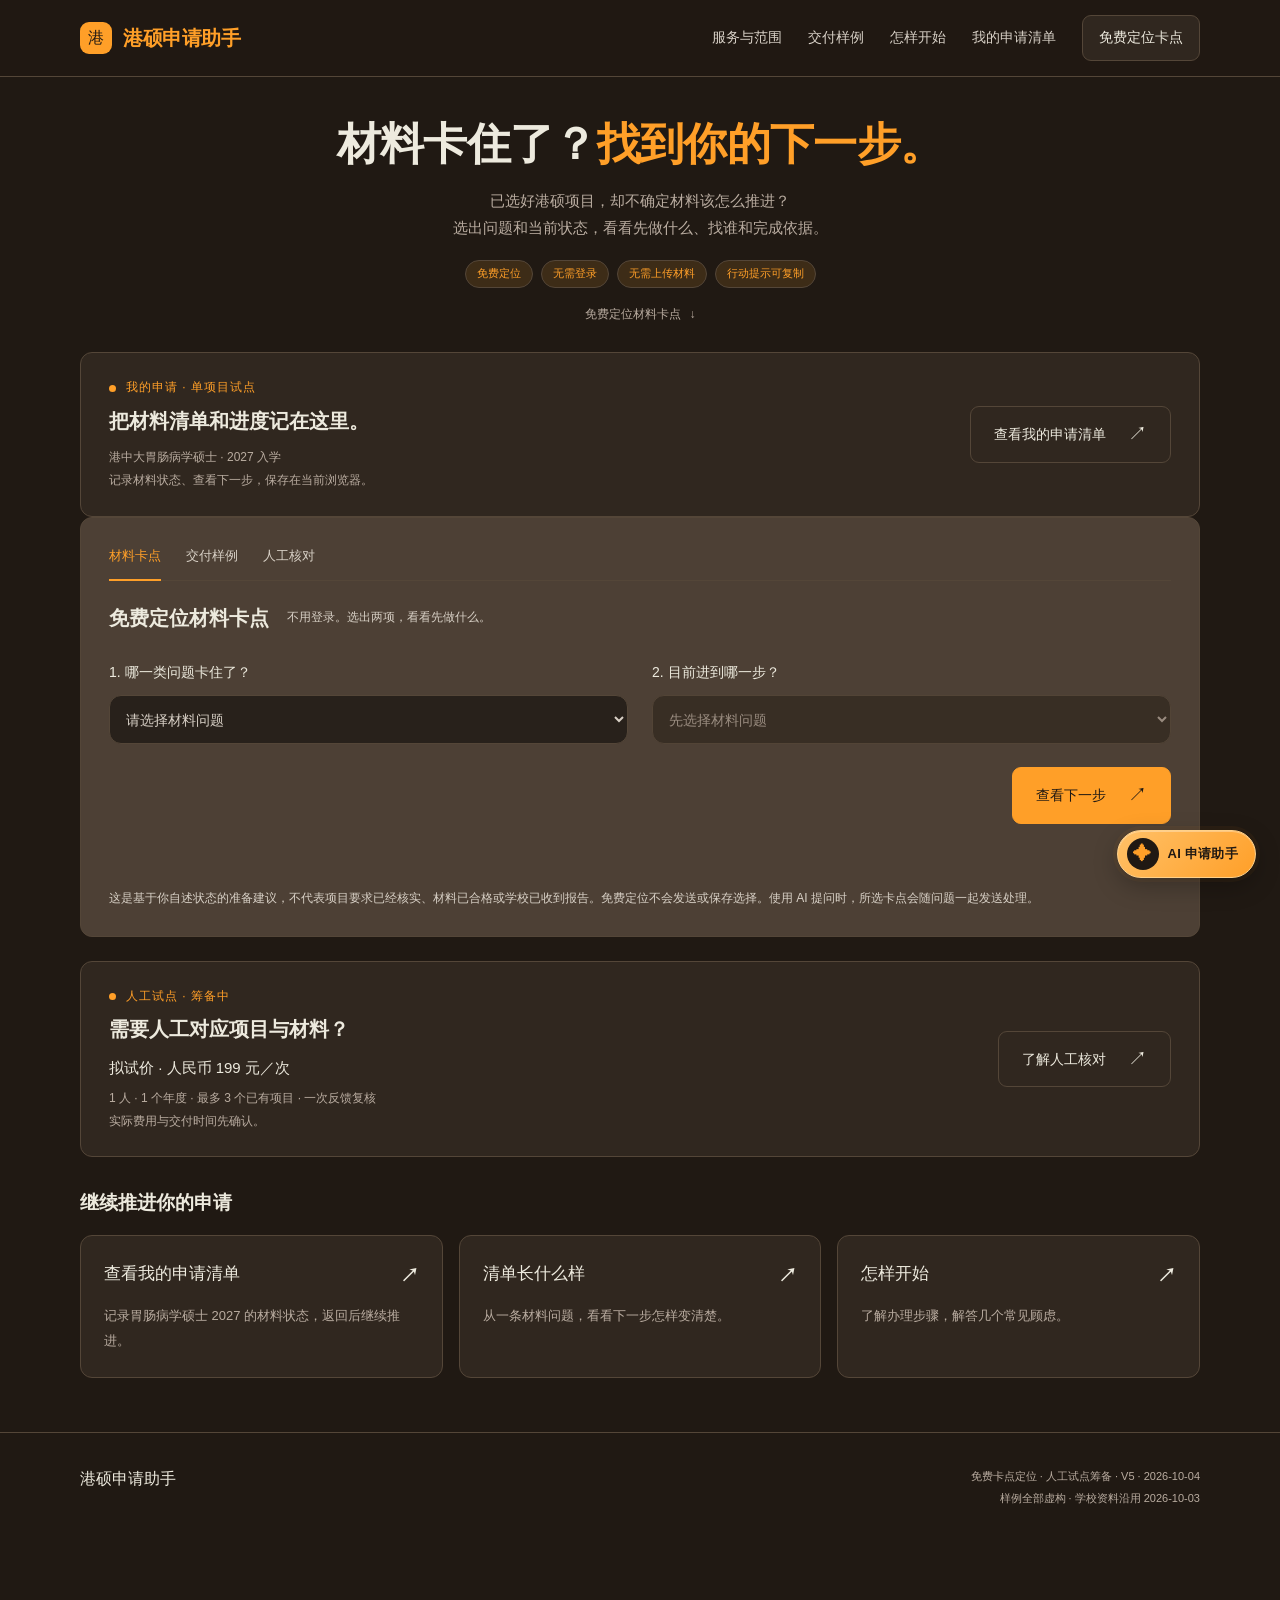
<file: index.html>
<!doctype html>
<html lang="zh-CN">
<head>
<meta charset="utf-8">
<meta name="viewport" content="width=device-width, initial-scale=1">
<title>港硕申请助手｜把材料缺口与下一步核对清楚</title>
<meta name="description" content="已选好港硕项目却被材料卡住？免费定位成绩单、条款冲突或推荐报告问题，取得下一步行动提示。">
<link rel="stylesheet" href="assets/site.css">
<link rel="stylesheet" href="assets/assistant.css">
<script src="assets/site.js" defer></script>
<script src="assets/assistant.js" defer></script>
</head>
<body>
<a class="skip-link" href="#main">跳到主要内容</a>
<header class="site-header">
<div class="wrap header-inner"><a class="brand" href="index.html"><span class="brand-symbol" aria-hidden="true">港</span>港硕申请助手</a><button class="menu-toggle" type="button" aria-expanded="false" aria-controls="site-nav">菜单</button><nav class="site-nav" id="site-nav" aria-label="主导航"><a href="services.html">服务与范围</a><a href="sample.html">交付样例</a><a href="guide.html">怎样开始</a><a href="progress.html">我的申请清单</a><a href="#quick-check" class="nav-cta">免费定位卡点</a></nav></div>
</header>
<main id="main">
<div class="wrap">
<section class="home-hero fade-in" aria-labelledby="home-title">
<h1 id="home-title">材料卡住了？<em>找到你的下一步。</em></h1>
<p class="lead">已选好港硕项目，却不确定材料该怎么推进？<br>选出问题和当前状态，看看先做什么、找谁和完成依据。</p>
<ul class="hero-badges" aria-label="工具特点"><li>免费定位</li><li>无需登录</li><li>无需上传材料</li><li>行动提示可复制</li></ul>
<a class="hero-start" href="#quick-check">免费定位材料卡点 <span aria-hidden="true">↓</span></a>
</section>
<section class="home-offer" aria-labelledby="progress-entry-title">
<div><p class="eyebrow">我的申请 · 单项目试点</p><h2 id="progress-entry-title">把材料清单和进度记在这里。</h2><p class="price-inline">港中大胃肠病学硕士 · 2027 入学<br>记录材料状态、查看下一步，保存在当前浏览器。</p></div>
<a class="button secondary" href="progress.html">查看我的申请清单 <span class="arrow" aria-hidden="true">↗</span></a>
</section>
<section class="quick-check home-tool" id="quick-check" aria-labelledby="quick-check-title">
<nav class="tool-nav" aria-label="工具入口"><a href="#quick-check" aria-current="location">材料卡点</a><a href="sample.html">交付样例</a><a href="services.html">人工核对</a></nav>
<div class="check-intro"><h2 id="quick-check-title">免费定位材料卡点</h2><p>不用登录。选出两项，看看先做什么。</p></div>
<form id="quick-check-form" hidden>
<div class="check-fields">
<div class="check-field"><label for="check-issue">1. 哪一类问题卡住了？</label><select id="check-issue" name="issue" required><option value="">请选择材料问题</option><option value="transcript">正式文件：成绩单尚缺或待核</option><option value="terms">官方条款说法不同</option><option value="report">推荐报告收件未确认</option></select></div>
<div class="check-field"><label for="check-state">2. 目前进到哪一步？</label><select id="check-state" name="state" required disabled><option value="">先选择材料问题</option></select></div>
</div>
<div class="actions"><button class="button" type="submit">查看下一步 <span class="arrow" aria-hidden="true">↗</span></button></div>
<p class="check-status" id="check-status" role="status" aria-live="polite"></p>
</form>
<noscript><p class="check-noscript">此处需要启用 JavaScript 才能按状态生成提示。你可以先看<a class="text-link" href="sample.html">材料卡点样例 ↗</a>，或前往<a class="text-link" href="consult.html#consultation">咨询页手动编辑草稿 ↗</a>。</p></noscript>
<article class="check-result" id="check-result" aria-labelledby="check-result-title" hidden>
<h3 id="check-result-title">你的下一步</h3><p class="check-selection" id="check-selection"></p>
<dl class="action-list"><div><dt>先做什么</dt><dd id="check-first"></dd></div><div><dt>找谁推进</dt><dd id="check-who"></dd></div><div><dt>完成依据</dt><dd id="check-evidence"></dd></div><div><dt>何时值得人工核对</dt><dd id="check-manual"></dd></div></dl>
<div class="actions"><button class="button secondary" id="copy-action" type="button">复制这份行动提示</button><a class="text-link" href="consult.html#consultation">整理咨询草稿 <span aria-hidden="true">↗</span></a></div>
<p class="copy-status" id="action-copy-status" role="status" aria-live="polite"></p>
<textarea class="action-copy-fallback" id="action-copy-fallback" readonly hidden aria-label="完整行动提示，供手动复制" aria-describedby="action-copy-status"></textarea>
</article>
<p class="check-disclosure">这是基于你自述状态的准备建议，不代表项目要求已经核实、材料已合格或学校已收到报告。免费定位不会发送或保存选择。使用 AI 提问时，所选卡点会随问题一起发送处理。</p>
</section>
<section class="home-offer" aria-labelledby="offer-title">
<div><p class="eyebrow">人工试点 · 筹备中</p><h2 id="offer-title">需要人工对应项目与材料？</h2><p class="price-inline"><strong>拟试价 · 人民币 199 元／次</strong>1 人 · 1 个年度 · 最多 3 个已有项目 · 一次反馈复核<br>实际费用与交付时间先确认。</p></div>
<a class="button secondary" href="services.html">了解人工核对 <span class="arrow" aria-hidden="true">↗</span></a>
</section>
<section class="home-explore" aria-labelledby="explore-title">
<h2 class="explore-heading" id="explore-title">继续推进你的申请</h2>
<div class="explore-grid">
<a class="explore-link" href="progress.html"><span>查看我的申请清单 <b class="arrow" aria-hidden="true">↗</b></span><p>记录胃肠病学硕士 2027 的材料状态，返回后继续推进。</p></a>
<a class="explore-link" href="sample.html"><span>清单长什么样 <b class="arrow" aria-hidden="true">↗</b></span><p>从一条材料问题，看看下一步怎样变清楚。</p></a>
<a class="explore-link" href="guide.html"><span>怎样开始 <b class="arrow" aria-hidden="true">↗</b></span><p>了解办理步骤，解答几个常见顾虑。</p></a>
</div>
</section>
</div>
</main>
<footer class="site-footer"><div class="wrap footer-inner"><p class="footer-brand">港硕申请助手</p><p class="footer-state">免费卡点定位 · 人工试点筹备 · V5 · 2026-10-04<br>样例全部虚构 · 学校资料沿用 2026-10-03</p></div></footer>
</body>
</html>
</file>
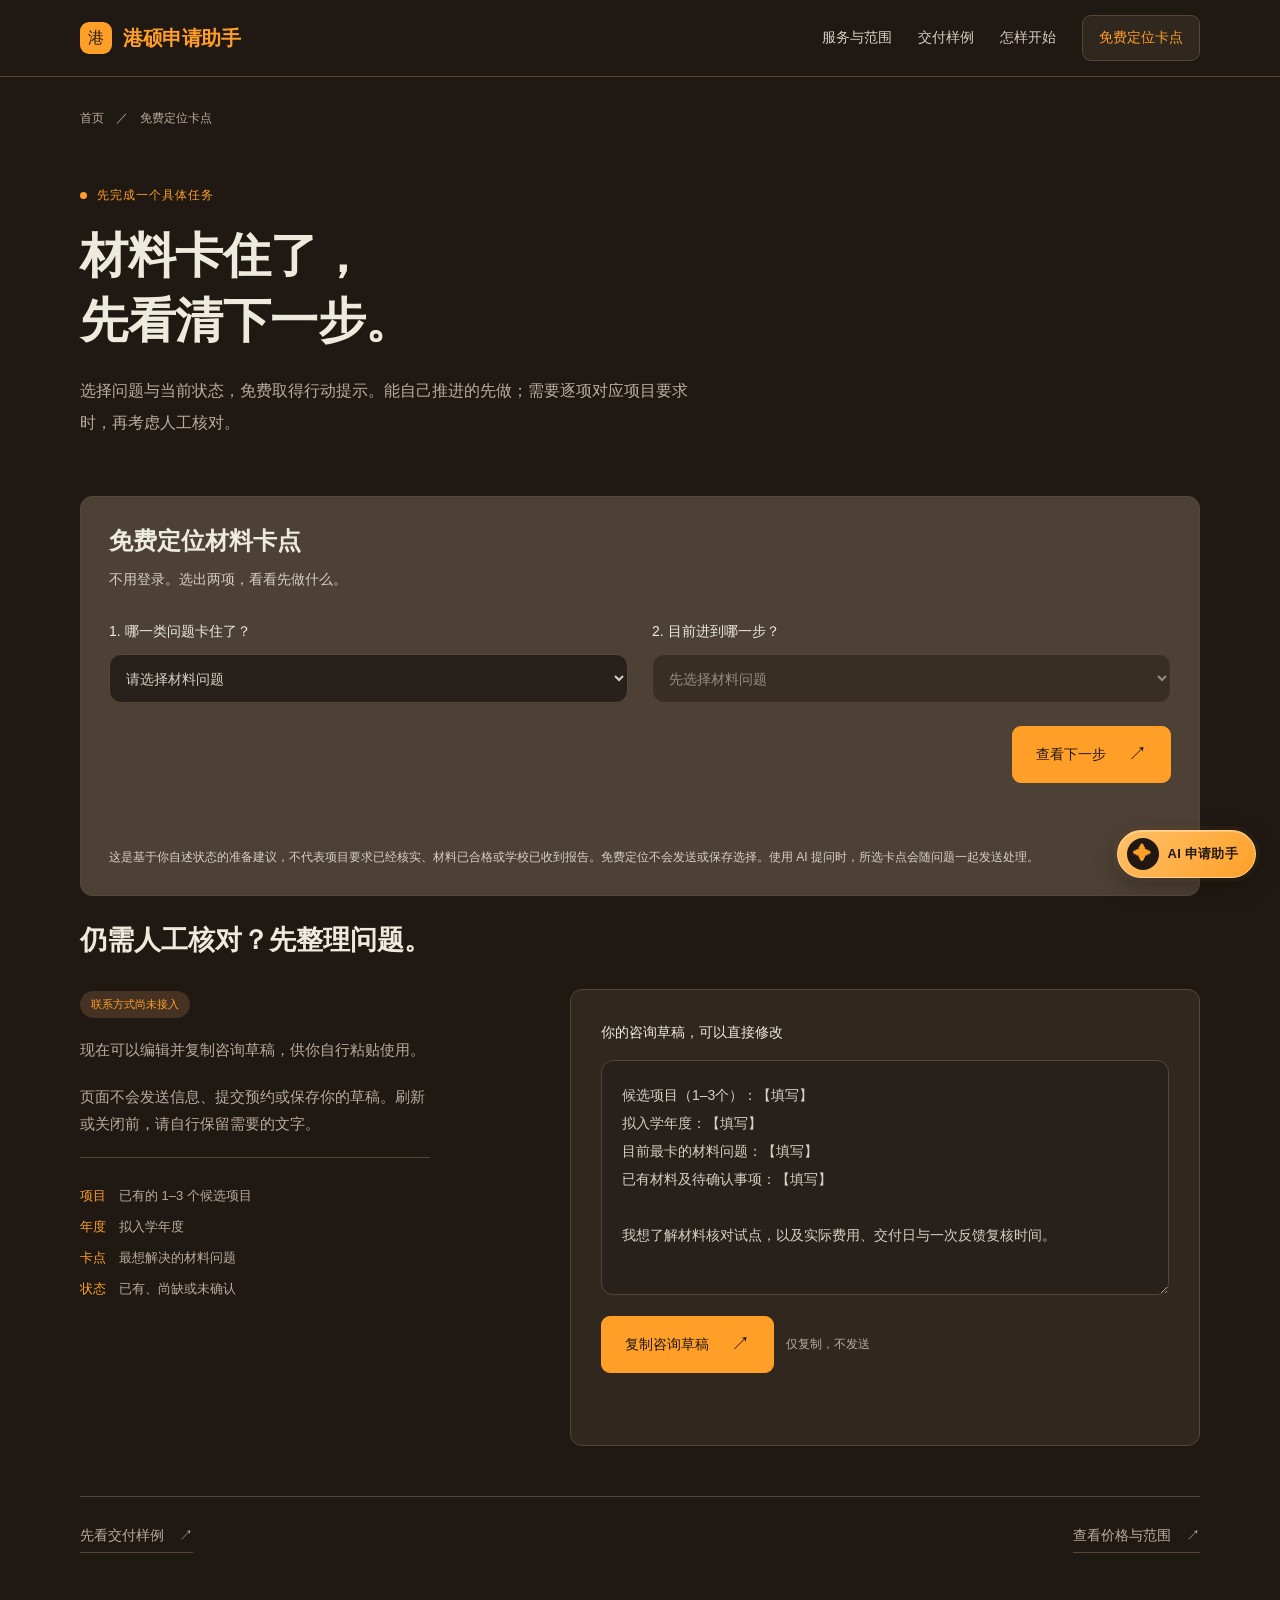
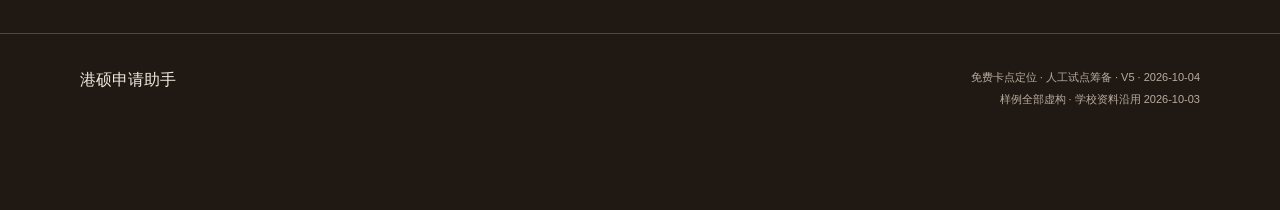
<file: consult.html>
<!doctype html>
<html lang="zh-CN">
<head>
<meta charset="utf-8">
<meta name="viewport" content="width=device-width, initial-scale=1">
<title>免费定位材料卡点｜港硕申请助手</title>
<meta name="description" content="免费定位成绩单、官方条款冲突或推荐报告卡点，复制下一步行动提示；仍需人工核对时，可以另行整理咨询草稿。">
<link rel="stylesheet" href="assets/site.css">
<link rel="stylesheet" href="assets/assistant.css">
<script src="assets/site.js" defer></script>
<script src="assets/assistant.js" defer></script>
</head>
<body>
<a class="skip-link" href="#main">跳到主要内容</a>
<header class="site-header">
<div class="wrap header-inner"><a class="brand" href="index.html"><span class="brand-symbol" aria-hidden="true">港</span>港硕申请助手</a><button class="menu-toggle" type="button" aria-expanded="false" aria-controls="site-nav">菜单</button><nav class="site-nav" id="site-nav" aria-label="主导航"><a href="services.html">服务与范围</a><a href="sample.html">交付样例</a><a href="guide.html">怎样开始</a><a href="consult.html#quick-check" class="nav-cta" aria-current="page">免费定位卡点</a></nav></div>
</header>
<main id="main">
<div class="wrap">
<nav class="breadcrumb" aria-label="面包屑"><a href="index.html">首页</a><span aria-hidden="true">／</span><span>免费定位卡点</span></nav>
<header class="page-intro fade-in"><p class="eyebrow">先完成一个具体任务</p><h1>材料卡住了，<br>先看清下一步。</h1><p class="lead">选择问题与当前状态，免费取得行动提示。能自己推进的先做；需要逐项对应项目要求时，再考虑人工核对。</p></header>
<div class="page-body">
<section class="quick-check" id="quick-check" aria-labelledby="quick-check-title">
<div class="check-intro"><h2 id="quick-check-title">免费定位材料卡点</h2><p>不用登录。选出两项，看看先做什么。</p></div>
<form id="quick-check-form" hidden>
<div class="check-fields">
<div class="check-field"><label for="check-issue">1. 哪一类问题卡住了？</label><select id="check-issue" name="issue" required><option value="">请选择材料问题</option><option value="transcript">正式文件：成绩单尚缺或待核</option><option value="terms">官方条款说法不同</option><option value="report">推荐报告收件未确认</option></select></div>
<div class="check-field"><label for="check-state">2. 目前进到哪一步？</label><select id="check-state" name="state" required disabled><option value="">先选择材料问题</option></select></div>
</div>
<div class="actions"><button class="button" type="submit">查看下一步 <span class="arrow" aria-hidden="true">↗</span></button></div>
<p class="check-status" id="check-status" role="status" aria-live="polite"></p>
</form>
<noscript><p class="check-noscript">此处需要启用 JavaScript 才能按状态生成提示。你可以先看<a class="text-link" href="sample.html">材料卡点样例 ↗</a>，或在下方手动编辑咨询草稿。</p></noscript>
<article class="check-result" id="check-result" aria-labelledby="check-result-title" hidden>
<h3 id="check-result-title">你的下一步</h3><p class="check-selection" id="check-selection"></p>
<dl class="action-list"><div><dt>先做什么</dt><dd id="check-first"></dd></div><div><dt>找谁推进</dt><dd id="check-who"></dd></div><div><dt>完成依据</dt><dd id="check-evidence"></dd></div><div><dt>何时值得人工核对</dt><dd id="check-manual"></dd></div></dl>
<div class="actions"><button class="button secondary" id="copy-action" type="button">复制这份行动提示</button><a class="text-link" href="#consultation">整理咨询草稿 <span aria-hidden="true">↗</span></a></div>
<p class="copy-status" id="action-copy-status" role="status" aria-live="polite"></p>
<textarea class="action-copy-fallback" id="action-copy-fallback" readonly hidden aria-label="完整行动提示，供手动复制" aria-describedby="action-copy-status"></textarea>
</article>
<p class="check-disclosure">这是基于你自述状态的准备建议，不代表项目要求已经核实、材料已合格或学校已收到报告。免费定位不会发送或保存选择。使用 AI 提问时，所选卡点会随问题一起发送处理。</p>
</section>
<section class="consultation" id="consultation" aria-labelledby="consultation-title">
<h2 class="consultation-title" id="consultation-title">仍需人工核对？先整理问题。</h2>
<div class="contact-layout">
<div class="contact-note"><span class="tag warm">联系方式尚未接入</span><p>现在可以编辑并复制咨询草稿，供你自行粘贴使用。</p><p>页面不会发送信息、提交预约或保存你的草稿。刷新或关闭前，请自行保留需要的文字。</p>
<ul class="contact-hints"><li><span>项目</span>已有的 1–3 个候选项目</li><li><span>年度</span>拟入学年度</li><li><span>卡点</span>最想解决的材料问题</li><li><span>状态</span>已有、尚缺或未确认</li></ul>
</div>
<div class="draft-panel">
<label for="consult-draft">你的咨询草稿，可以直接修改</label>
<textarea id="consult-draft" aria-describedby="draft-disclosure copy-status" spellcheck="false">候选项目（1–3个）：【填写】
拟入学年度：【填写】
目前最卡的材料问题：【填写】
已有材料及待确认事项：【填写】

我想了解材料核对试点，以及实际费用、交付日与一次反馈复核时间。</textarea>
<div class="actions"><button class="button" id="copy-draft" type="button">复制咨询草稿 <span class="arrow" aria-hidden="true">↗</span></button><span class="small" id="draft-disclosure">仅复制，不发送</span></div>
<p class="copy-status" id="copy-status" role="status" aria-live="polite"></p>
</div>
</div>
</section>
<div class="page-next"><a class="text-link" href="sample.html">先看交付样例 <span aria-hidden="true">↗</span></a><a class="text-link" href="services.html">查看价格与范围 <span aria-hidden="true">↗</span></a></div>
</div>
</div>
</main>
<footer class="site-footer"><div class="wrap footer-inner"><p class="footer-brand">港硕申请助手</p><p class="footer-state">免费卡点定位 · 人工试点筹备 · V5 · 2026-10-04<br>样例全部虚构 · 学校资料沿用 2026-10-03</p></div></footer>
</body>
</html>
</file>
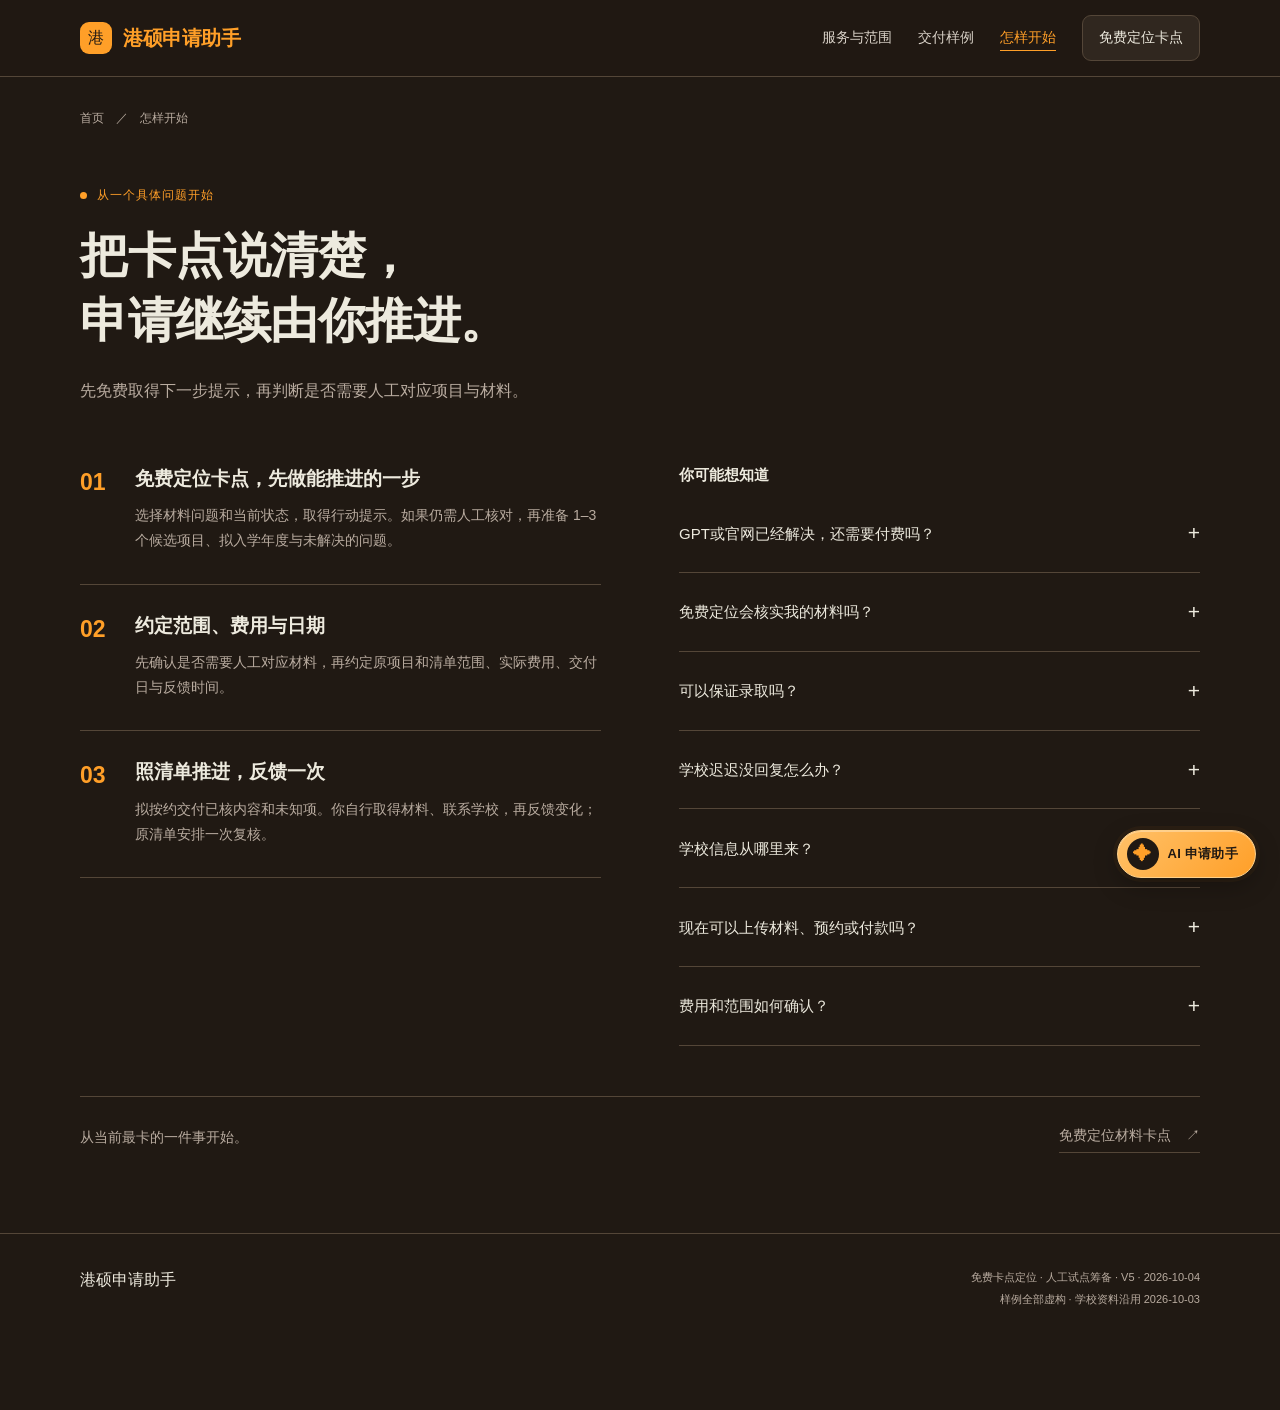
<file: guide.html>
<!doctype html>
<html lang="zh-CN">
<head>
<meta charset="utf-8">
<meta name="viewport" content="width=device-width, initial-scale=1">
<title>怎样开始｜港硕申请助手</title>
<meta name="description" content="了解材料核对试点的办理步骤与常见问题，申请流程继续由学生掌握。">
<link rel="stylesheet" href="assets/site.css">
<link rel="stylesheet" href="assets/assistant.css">
<script src="assets/site.js" defer></script>
<script src="assets/assistant.js" defer></script>
</head>
<body>
<a class="skip-link" href="#main">跳到主要内容</a>
<header class="site-header">
<div class="wrap header-inner"><a class="brand" href="index.html"><span class="brand-symbol" aria-hidden="true">港</span>港硕申请助手</a><button class="menu-toggle" type="button" aria-expanded="false" aria-controls="site-nav">菜单</button><nav class="site-nav" id="site-nav" aria-label="主导航"><a href="services.html">服务与范围</a><a href="sample.html">交付样例</a><a href="guide.html" aria-current="page">怎样开始</a><a href="consult.html#quick-check" class="nav-cta">免费定位卡点</a></nav></div>
</header>
<main id="main">
<div class="wrap">
<nav class="breadcrumb" aria-label="面包屑"><a href="index.html">首页</a><span aria-hidden="true">／</span><span>怎样开始</span></nav>
<header class="page-intro fade-in"><p class="eyebrow">从一个具体问题开始</p><h1>把卡点说清楚，<br>申请继续由你推进。</h1><p class="lead">先免费取得下一步提示，再判断是否需要人工对应项目与材料。</p></header>
<div class="page-body">
<div class="guide-layout">
<div>
<article class="step-item"><span class="step-number" aria-hidden="true">01</span><div><h3>免费定位卡点，先做能推进的一步</h3><p>选择材料问题和当前状态，取得行动提示。如果仍需人工核对，再准备 1–3 个候选项目、拟入学年度与未解决的问题。</p></div></article>
<article class="step-item"><span class="step-number" aria-hidden="true">02</span><div><h3>约定范围、费用与日期</h3><p>先确认是否需要人工对应材料，再约定原项目和清单范围、实际费用、交付日与反馈时间。</p></div></article>
<article class="step-item"><span class="step-number" aria-hidden="true">03</span><div><h3>照清单推进，反馈一次</h3><p>拟按约交付已核内容和未知项。你自行取得材料、联系学校，再反馈变化；原清单安排一次复核。</p></div></article>
</div>
<section class="faq" aria-labelledby="faq-title"><h2 class="faq-heading" id="faq-title">你可能想知道</h2>
<details><summary>GPT或官网已经解决，还需要付费吗？</summary><p>已经解决就可以继续自行推进。免费定位先帮你整理下一步；拟人工核对用于把具体项目和年度的官方要求对应到个人材料，保留依据和未知项，并提供一次原清单反馈复核。</p></details>
<details><summary>免费定位会核实我的材料吗？</summary><p>不会。它根据你选择的状态给出准备建议，没有读取个人材料或核实具体项目要求，也不会据此判断材料合格或学校收件。</p></details>
<details><summary>可以保证录取吗？</summary><p>不保证录取，不计算个人录取概率或认定申请资格。材料数值对照也不构成大学的录取判断。</p></details>
<details><summary>学校迟迟没回复怎么办？</summary><p>按约交付已核内容与未知项，保留待确认状态。学校未回应时，不把问题写成已经解决。</p></details>
<details><summary>学校信息从哪里来？</summary><p>参考大学及项目官网，并保留年度、出处与核对日期。当前样例沿用 2026-10-03 核对结果，本次未重新核实；正式交付须再次核对。</p></details>
<details><summary>现在可以上传材料、预约或付款吗？</summary><p>目前是人工试点筹备阶段。页面支持免费卡点定位、查看样例和复制行动提示或咨询草稿；尚无真实联系入口、上传、预约、支付或自动提醒功能。</p></details>
<details><summary>费用和范围如何确认？</summary><p>人民币 199 元／次是待验证的拟试价，实际费用、交付日与反馈时间先确认。<a class="text-link" href="services.html">查看完整范围 ↗</a></p></details>
</section>
</div>
<div class="page-next"><span>从当前最卡的一件事开始。</span><a class="text-link" href="consult.html#quick-check">免费定位材料卡点 <span aria-hidden="true">↗</span></a></div>
</div>
</div>
</main>
<footer class="site-footer"><div class="wrap footer-inner"><p class="footer-brand">港硕申请助手</p><p class="footer-state">免费卡点定位 · 人工试点筹备 · V5 · 2026-10-04<br>样例全部虚构 · 学校资料沿用 2026-10-03</p></div></footer>
</body>
</html>
</file>
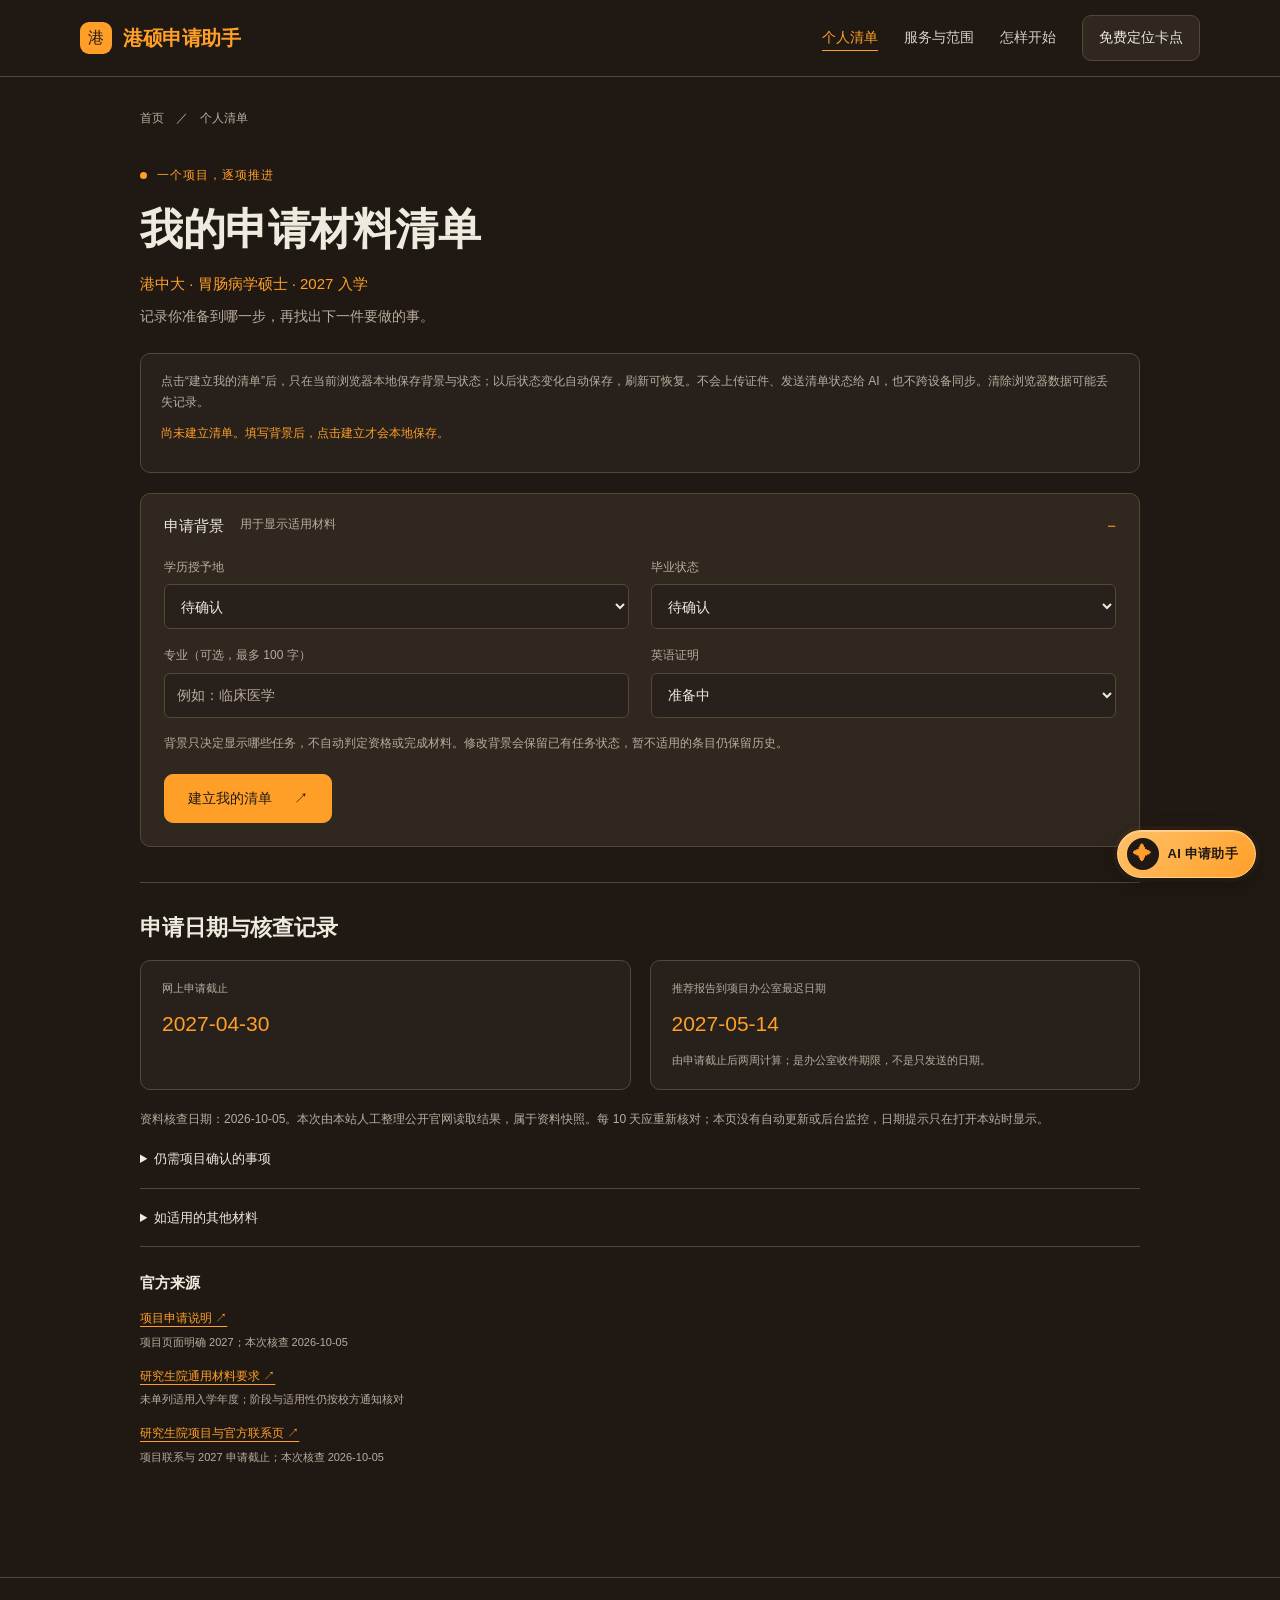
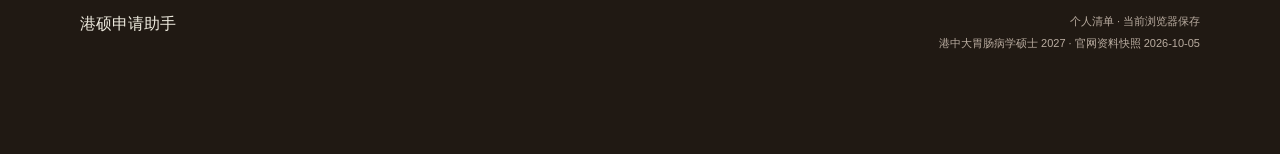
<file: progress.html>
<!doctype html>
<html lang="zh-CN">
<head>
<meta charset="utf-8">
<meta name="viewport" content="width=device-width, initial-scale=1">
<title>个人清单｜港中大胃肠病学硕士 2027｜港硕申请助手</title>
<meta name="description" content="按申请背景建立港中大胃肠病学硕士2027个人材料清单，在当前浏览器保存本人记录的准备、提交与申请收件状态。">
<link rel="stylesheet" href="assets/site.css">
<link rel="stylesheet" href="assets/assistant.css">
<link rel="stylesheet" href="assets/progress.css">
<script src="assets/site.js" defer></script>
<script src="assets/progress.js" defer></script>
<script src="assets/assistant.js" defer></script>
</head>
<body class="progress-page">
<a class="skip-link" href="#main">跳到主要内容</a>
<header class="site-header">
<div class="wrap header-inner"><a class="brand" href="index.html"><span class="brand-symbol" aria-hidden="true">港</span>港硕申请助手</a><button class="menu-toggle" type="button" aria-expanded="false" aria-controls="site-nav">菜单</button><nav class="site-nav" id="site-nav" aria-label="主导航"><a href="progress.html" aria-current="page">个人清单</a><a href="services.html">服务与范围</a><a href="guide.html">怎样开始</a><a href="consult.html#quick-check" class="nav-cta">免费定位卡点</a></nav></div>
</header>
<main id="main">
<div class="wrap progress-wrap">
<nav class="breadcrumb" aria-label="面包屑"><a href="index.html">首页</a><span aria-hidden="true">／</span><span>个人清单</span></nav>
<header class="progress-intro"><p class="eyebrow">一个项目，逐项推进</p><h1>我的申请材料清单</h1><p class="progress-target">港中大 · 胃肠病学硕士 · 2027 入学</p><p class="progress-lead">记录你准备到哪一步，再找出下一件要做的事。</p></header>
<section class="progress-local" aria-label="保存方式">
<p>点击“建立我的清单”后，只在当前浏览器本地保存背景与状态；以后状态变化自动保存，刷新可恢复。不会上传证件、发送清单状态给 AI，也不跨设备同步。清除浏览器数据可能丢失记录。</p>
<p id="save-status" class="save-status" role="status" aria-live="polite"></p>
<div class="save-controls" id="save-controls" hidden><button type="button" class="text-link" id="retry-save" hidden>重试保存当前记录</button><button type="button" class="text-link" id="clear-progress" hidden>清除这份本地清单</button></div>
</section>
<details class="background-editor" id="background-editor" open>
<summary id="background-summary-toggle">申请背景 <span id="background-summary">用于显示适用材料</span></summary>
<form id="background-form" hidden>
<div class="background-grid">
<div><label for="award-region">学历授予地</label><select id="award-region" required><option value="unknown">待确认</option><option value="mainland">中国内地</option><option value="other">其他地区</option></select></div>
<div><label for="graduation">毕业状态</label><select id="graduation" required><option value="unknown">待确认</option><option value="graduated">已毕业</option><option value="studying">在读</option></select></div>
<div><label for="subject">专业（可选，最多 100 字）</label><input id="subject" type="text" maxlength="100" autocomplete="off" placeholder="例如：临床医学"></div>
<div><label for="english-proof">英语证明</label><select id="english-proof" required><option value="preparing">准备中</option><option value="ready">已有证明</option><option value="exemption">拟用豁免，待核实</option></select></div>
</div>
<p class="form-note">背景只决定显示哪些任务，不自动判定资格或完成材料。修改背景会保留已有任务状态，暂不适用的条目仍保留历史。</p>
<div class="actions"><button class="button" id="build-checklist" type="submit">建立我的清单 <span aria-hidden="true">↗</span></button></div>
</form>
</details>
<noscript><p class="progress-noscript">建立、保存和恢复清单需要启用 JavaScript。你仍可在下方查看官方来源、申请日期与待核事项，或先看<a class="text-link" href="sample.html">材料卡点样例 ↗</a>。</p></noscript>
<section id="checklist" aria-labelledby="checklist-title" hidden>
<h2 id="checklist-title" class="progress-section-title">本人记录的进度</h2>
<div class="progress-stats">
<div><p>准备进度 <strong id="prepared-count"></strong></p><progress id="prepared-progress" value="0" max="1" aria-label="本人记录的准备进度"></progress><p class="stat-note">计入已准备、已提交和待学校确认。</p></div>
<div><p>提交进度 <strong id="submitted-count"></strong></p><progress id="submitted-progress" value="0" max="1" aria-label="本人记录的提交进度"></progress><p class="stat-note">计入已提交和待学校确认。</p></div>
</div>
<p class="progress-boundary">这些都是你的记录。“已提交”不等于学校已收到，完成清单不代表录取。</p>
<article class="next-step" id="next-step" aria-labelledby="next-title"><p class="eyebrow">接下来</p><h2 id="next-title" tabindex="-1"></h2><p id="next-description"></p><a id="next-link" class="text-link" href="#task-list">查看这项任务 <span aria-hidden="true">↓</span></a></article>
<div id="date-notices" class="date-notices" aria-live="polite"></div>
<section class="receipt-panel" aria-labelledby="receipt-title">
<h2 id="receipt-title">学校是否确认申请收件？</h2>
<div class="receipt-fields"><div><label for="application-receipt">申请收件记录</label><select id="application-receipt"><option value="unconfirmed">未取得正式确认</option><option value="confirmed">本人已取得正式确认</option></select></div><div><label for="receipt-date">正式通知日期（可选）</label><input id="receipt-date" type="date" disabled></div></div>
<p>只记录你是否取得正式申请确认，不改变材料任务，也不代表每份材料或推荐报告已收齐。</p>
</section>
<section aria-labelledby="tasks-title"><div class="task-list-heading"><h2 id="tasks-title">材料待办</h2><span>每项状态由你修改</span></div><div class="task-list" id="task-list"></div></section>
<details class="inactive-history" id="inactive-history" hidden><summary>暂不适用的条目 · 保留历史</summary><ul id="inactive-tasks"></ul><p>恢复相应背景后，这些条目会连同原状态再次显示。</p></details>
</section>
<section class="progress-reference" aria-labelledby="dates-title">
<h2 id="dates-title">申请日期与核查记录</h2>
<div class="deadline-grid"><p><span>网上申请截止</span><strong>2027-04-30</strong></p><p><span>推荐报告到项目办公室最迟日期</span><strong>2027-05-14</strong><small>由申请截止后两周计算；是办公室收件期限，不是只发送的日期。</small></p></div>
<p>资料核查日期：<time datetime="2026-10-05">2026-10-05</time>。本次由本站人工整理公开官网读取结果，属于资料快照。每 10 天应重新核对；本页没有自动更新或后台监控，日期提示只在打开本站时显示。</p>
<details class="pending-details"><summary>仍需项目确认的事项</summary><ul><li>网上申请后如何寄送项目办公室、各项材料实际提交阶段，以及通用上传流程与项目直送／密封流程怎样衔接。</li><li>在读申请是否接受、需何种学历或预计毕业证明。</li><li>英语豁免的证明与适用条件；推荐人的关系和职称，本次官网条款未明确。</li><li>开学日期尚未列入本清单，学历资格验证应在开学前至少一个月完成，具体日期需校方通知。</li></ul><p>核对联系：postgrad.gi@cuhk.edu.hk。可从下方官方联系页确认，邮件由你自行发送。</p></details>
<details class="pending-details"><summary>如适用的其他材料</summary><p>其他学术或专业证明，以及 HKCAAVQ 学历评估，按项目通知确认是否适用；本清单不会将它们自动列为必交任务。</p></details>
<div class="official-sources"><h3>官方来源</h3><p id="source-project"><a href="https://www.idd.cuhk.edu.hk/mscgi-application/" target="_blank" rel="noopener noreferrer">项目申请说明 ↗</a><span>项目页面明确 2027；本次核查 2026-10-05</span></p><p id="source-general"><a href="https://www.gs.cuhk.edu.hk/admissions/documents-required" target="_blank" rel="noopener noreferrer">研究生院通用材料要求 ↗</a><span>未单列适用入学年度；阶段与适用性仍按校方通知核对</span></p><p id="source-contact"><a href="https://www.gs.cuhk.edu.hk/programmes/medicine/msc-gastroenterology" target="_blank" rel="noopener noreferrer">研究生院项目与官方联系页 ↗</a><span>项目联系与 2027 申请截止；本次核查 2026-10-05</span></p></div>
</section>
</div>
</main>
<footer class="site-footer"><div class="wrap footer-inner"><p class="footer-brand">港硕申请助手</p><p class="footer-state">个人清单 · 当前浏览器保存<br>港中大胃肠病学硕士 2027 · 官网资料快照 2026-10-05</p></div></footer>
</body>
</html>
</file>
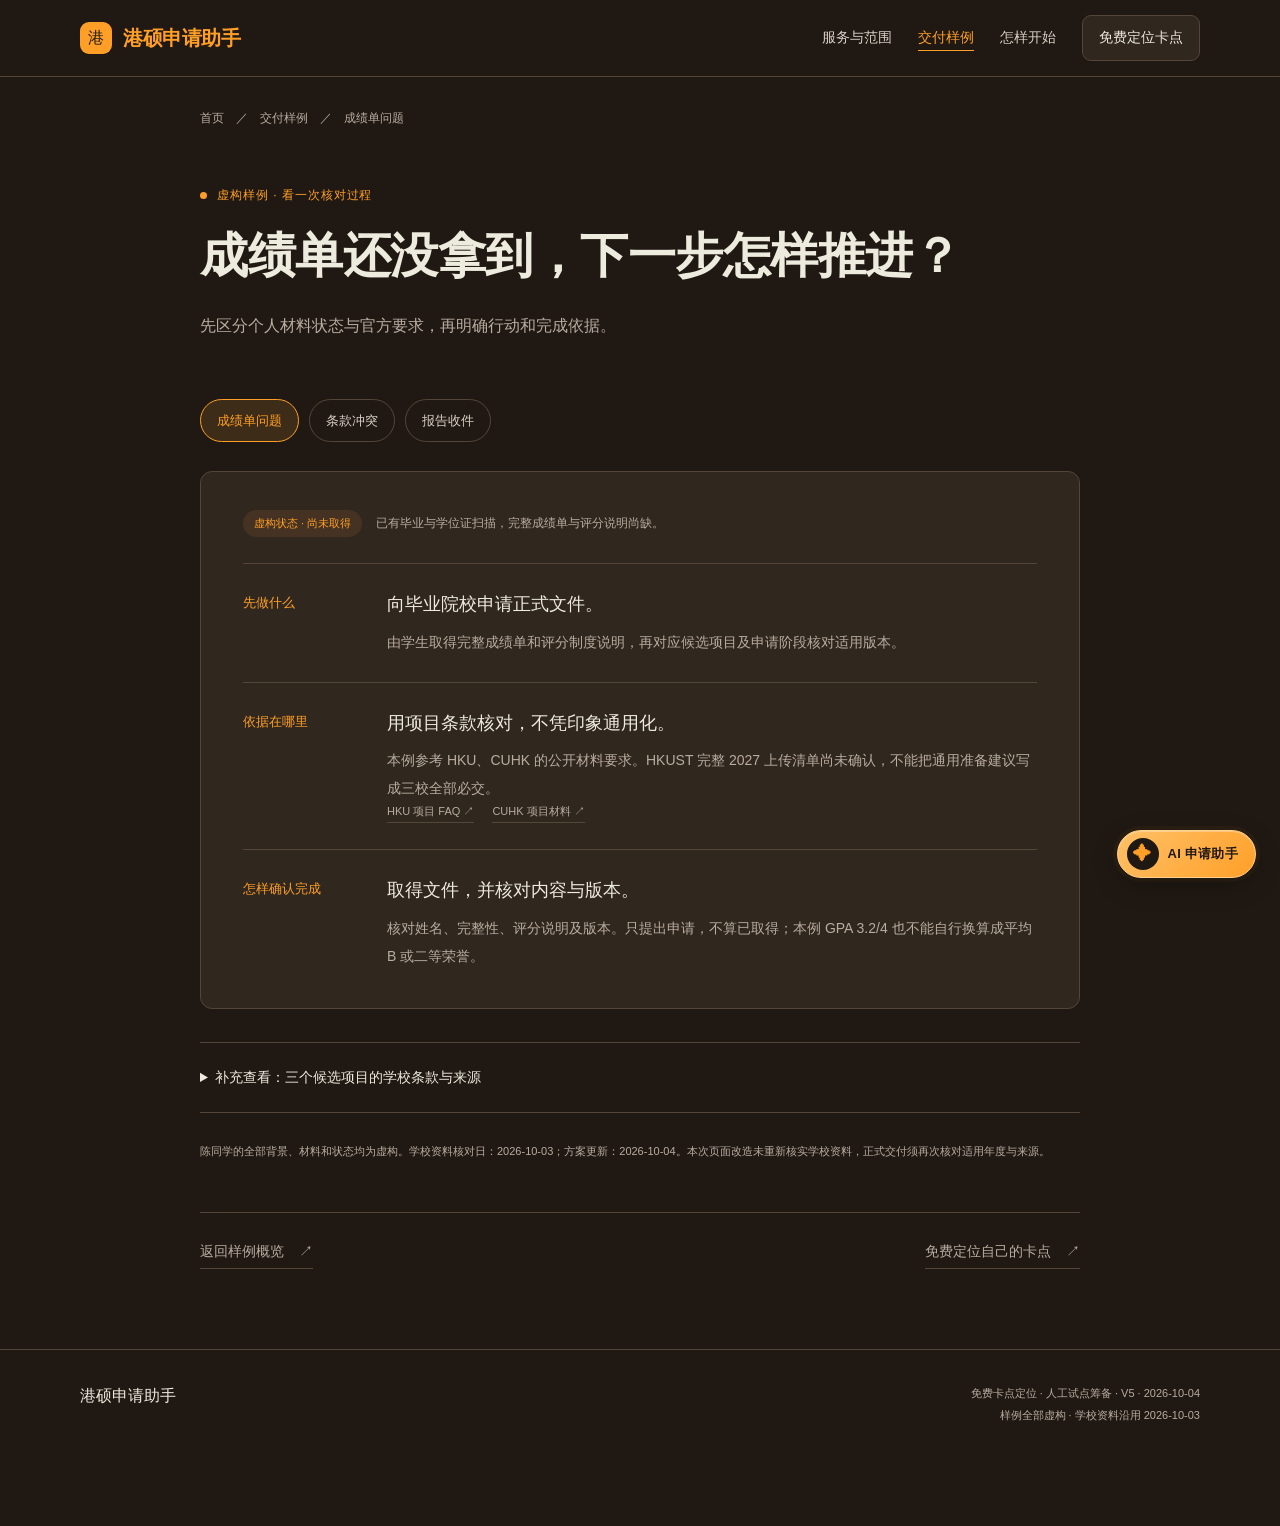
<file: sample-detail.html>
<!doctype html>
<html lang="zh-CN">
<head>
<meta charset="utf-8">
<meta name="viewport" content="width=device-width, initial-scale=1">
<title>成绩单问题｜港硕申请助手</title>
<meta name="description" content="查看虚构材料问题的核对过程、行动、完成依据与学校公开条款来源。">
<link rel="stylesheet" href="assets/site.css">
<link rel="stylesheet" href="assets/assistant.css">
<script src="assets/site.js" defer></script>
<script src="assets/assistant.js" defer></script>
</head>
<body>
<a class="skip-link" href="#main">跳到主要内容</a>
<header class="site-header">
<div class="wrap header-inner"><a class="brand" href="index.html"><span class="brand-symbol" aria-hidden="true">港</span>港硕申请助手</a><button class="menu-toggle" type="button" aria-expanded="false" aria-controls="site-nav">菜单</button><nav class="site-nav" id="site-nav" aria-label="主导航"><a href="services.html">服务与范围</a><a href="sample.html" aria-current="page">交付样例</a><a href="guide.html">怎样开始</a><a href="consult.html#quick-check" class="nav-cta">免费定位卡点</a></nav></div>
</header>
<main id="main">
<div class="narrow">
<nav class="breadcrumb" aria-label="面包屑"><a href="index.html">首页</a><span aria-hidden="true">／</span><a href="sample.html">交付样例</a><span aria-hidden="true">／</span><span id="case-crumb">成绩单问题</span></nav>
<header class="page-intro fade-in"><p class="eyebrow">虚构样例 · 看一次核对过程</p><h1 id="case-title">成绩单还没拿到，下一步怎样推进？</h1><p class="lead">先区分个人材料状态与官方要求，再明确行动和完成依据。</p></header>
<div class="page-body">
<nav class="case-nav" aria-label="选择材料问题"><a href="sample-detail.html?case=transcript" data-case-link="transcript" aria-current="page">成绩单问题</a><a href="sample-detail.html?case=referees" data-case-link="referees">条款冲突</a><a href="sample-detail.html?case=received" data-case-link="received">报告收件</a></nav>
<article class="detail-sheet" data-case-panel="transcript" data-title="成绩单还没拿到，下一步怎样推进？" data-label="成绩单问题">
<div class="status-row"><span class="tag warm">虚构状态 · 尚未取得</span><span>已有毕业与学位证扫描，完整成绩单与评分说明尚缺。</span></div>
<section class="detail-step"><h2>先做什么</h2><div><h3>向毕业院校申请正式文件。</h3><p>由学生取得完整成绩单和评分制度说明，再对应候选项目及申请阶段核对适用版本。</p></div></section>
<section class="detail-step"><h2>依据在哪里</h2><div><h3>用项目条款核对，不凭印象通用化。</h3><p>本例参考 HKU、CUHK 的公开材料要求。HKUST 完整 2027 上传清单尚未确认，不能把通用准备建议写成三校全部必交。</p><div class="project-sources"><a href="https://master.cds.hku.hk/msccs/admission/faq/" target="_blank" rel="noopener noreferrer">HKU 项目 FAQ ↗</a><a href="https://msc.cse.cuhk.edu.hk/?page_id=142&amp;lang=en" target="_blank" rel="noopener noreferrer">CUHK 项目材料 ↗</a></div></div></section>
<section class="detail-step"><h2>怎样确认完成</h2><div><h3>取得文件，并核对内容与版本。</h3><p>核对姓名、完整性、评分说明及版本。只提出申请，不算已取得；本例 GPA 3.2/4 也不能自行换算成平均 B 或二等荣誉。</p></div></section>
</article>
<article class="detail-sheet" data-case-panel="referees" data-title="推荐信条款冲突，怎样确认是否必交？" data-label="条款冲突" hidden>
<div class="status-row"><span class="tag warm">虚构状态 · 尚未确认</span><span>CUHK 推荐信必交性未确认，推荐人尚未联系。</span></div>
<section class="detail-step"><h2>先做什么</h2><div><h3>把两处说法整理成一个准确问题。</h3><p>由学生向项目办公室确认：2027/28 该项目是否必交两份推荐报告？保留学校答复或适用的申请系统条目。</p></div></section>
<section class="detail-step"><h2>依据在哪里</h2><div><h3>项目页面与研究院清单，存在冲突。</h3><p>项目页面将两位推荐人列为可选；研究院通用清单要求其他项目两份推荐报告。本例保留两处出处，不直接判定免交。</p><div class="project-sources"><a href="https://msc.cse.cuhk.edu.hk/?page_id=142&amp;lang=en" target="_blank" rel="noopener noreferrer">项目材料清单 ↗</a><a href="https://www.gs.cuhk.edu.hk/admissions/documents-required" target="_blank" rel="noopener noreferrer">研究院材料清单 ↗</a></div></div></section>
<section class="detail-step"><h2>怎样确认完成</h2><div><h3>拿到适用本轮的明确依据，再更新结论。</h3><p>学校未回复时，继续标注“待确认”，按约交付已核内容与未知项。发出问题，不等于已经解决。</p></div></section>
</article>
<article class="detail-sheet" data-case-panel="received" data-title="有了推荐人人选，怎样跟进报告收件状态？" data-label="报告收件" hidden>
<div class="status-row"><span class="tag warm">虚构状态 · 邀请与报告未核</span><span>已计划两位推荐人，是否同意、邀请与报告状态均未核实。</span></div>
<section class="detail-step"><h2>先做什么</h2><div><h3>先取得推荐人同意，再跟进实际流程。</h3><p>由学生确认合适的推荐人，按实际申请流程记录邀请、报告提交与学校系统状态。</p></div></section>
<section class="detail-step"><h2>依据在哪里</h2><div><h3>推荐人要求与报告提交方式，分别核对。</h3><p>HKUST 2027/28 招生手册要求至少两位推荐人；工学院 FAQ 说明，提交申请后，推荐人通过邮件邀请在线填写报告。</p><div class="project-sources"><a href="https://ebookshelf.hkust.edu.hk/flippingbook/G23842_PG_Prospectus/22-23/" target="_blank" rel="noopener noreferrer">2027/28 招生手册 ↗</a><a href="https://seng.hkust.edu.hk/academics/taught-postgraduate/faq" target="_blank" rel="noopener noreferrer">工学院推荐说明 ↗</a></div></div></section>
<section class="detail-step"><h2>怎样确认完成</h2><div><h3>本人准备完成，与学校收到报告，分开记录。</h3><p>自己打勾不等于学校收件。未见大学系统或正式通知中的状态，就保留“未核”，不能据此认定报告已收到。</p></div></section>
</article>
<details class="reference-data"><summary>补充查看：三个候选项目的学校条款与来源</summary><div><article class="project-card">
<div class="project-heading"><div><h3>香港大学 · 计算机科学理学硕士</h3><p>MSc Computer Science — General Stream</p></div><span class="project-status uncertain">2027/28资料待确认</span></div>
<dl class="project-facts"><div><dt>学制与年度</dt><dd>通常全日制1学年。当前官网仍列2026/27，不能直接套用至下一年度。</dd></div><div><dt>学费与截止日期</dt><dd>2027/28学费、申请截止日期均待确认。</dd></div><div><dt>英语数值对照</dt><dd>大学通用IELTS总分6、各项5.5。本例数值达到该门槛。</dd></div><div><dt>下一步与未知项</dt><dd>确认新年度资料、申请资格及完整材料。数值对照不构成录取判断。</dd></div></dl>
<div class="project-sources"><span>官网来源</span><a href="https://master.cds.hku.hk/msccs/admission/application-details/" target="_blank" rel="noopener noreferrer">申请详情 ↗</a><a href="https://master.cds.hku.hk/msccs/admission/faq/" target="_blank" rel="noopener noreferrer">项目FAQ ↗</a><a href="https://portal.hku.hk/tpg-admissions/applying/admission-requirements" target="_blank" rel="noopener noreferrer">大学入学要求 ↗</a></div>
</article>
<article class="project-card">
<div class="project-heading"><div><h3>香港中文大学 · 计算机科学理学硕士</h3><p>MSc Computer Science</p></div><span class="project-status">2027/28</span></div>
<dl class="project-facts"><div><dt>学制与费用</dt><dd>全日制1年。总学费HK$300,000，官网标注“待批准”。</dd></div><div><dt>截止日期</dt><dd>2027年1月31日。</dd></div><div><dt>背景数值对照</dt><dd>IELTS总分要求6.5，本例达到数值门槛。GPA3.2不能直接等同平均B或二等荣誉。</dd></div><div><dt>下一步与未知项</dt><dd>项目页面列2位推荐人为可选，GS通用要求列2位必需；必交性待学校确认。学历等价与完整材料仍待核。</dd></div></dl>
<div class="project-sources"><span>官网来源</span><a href="https://msc.cse.cuhk.edu.hk/?page_id=124&amp;lang=en" target="_blank" rel="noopener noreferrer">学费信息 ↗</a><a href="https://msc.cse.cuhk.edu.hk/?page_id=90&amp;lang=en" target="_blank" rel="noopener noreferrer">申请截止日期 ↗</a><a href="https://msc.cse.cuhk.edu.hk/?page_id=142&amp;lang=en" target="_blank" rel="noopener noreferrer">项目材料清单 ↗</a><a href="https://www.gs.cuhk.edu.hk/admissions/documents-required" target="_blank" rel="noopener noreferrer">GS材料要求 ↗</a></div>
</article>
<article class="project-card">
<div class="project-heading"><div><h3>香港科技大学 · 信息技术理学硕士</h3><p>MSc Information Technology</p></div><span class="project-status">2027/28 · 9月入学</span></div>
<dl class="project-facts"><div><dt>学制与费用</dt><dd>全日制1年。总课程费HK$320,000。</dd></div><div><dt>申请轮次</dt><dd>第一轮2026年12月1日，第二轮2027年3月1日。网页未写截止时刻。</dd></div><div><dt>英语数值对照</dt><dd>IELTS总分6.5、各项5.5，须同次成绩，不接受居家考。本例达到数值门槛，成绩有效性仍待核。</dd></div><div><dt>下一步与未知项</dt><dd>至少2位推荐人。核对成绩形式与有效性、完整材料及具体截止时刻。</dd></div></dl>
<div class="project-sources"><span>官网来源</span><a href="https://prog-crs.hkust.edu.hk/pgprog/2027-28/msc-it" target="_blank" rel="noopener noreferrer">2027/28课程目录 ↗</a><a href="https://seng.hkust.edu.hk/academics/taught-postgraduate/msc-it" target="_blank" rel="noopener noreferrer">项目页面 ↗</a></div>
</article></div></details>
<p class="source-note">陈同学的全部背景、材料和状态均为虚构。学校资料核对日：2026-10-03；方案更新：2026-10-04。本次页面改造未重新核实学校资料，正式交付须再次核对适用年度与来源。</p>
<div class="page-next"><a class="text-link" href="sample.html">返回样例概览 <span aria-hidden="true">↗</span></a><a class="text-link" href="consult.html#quick-check">免费定位自己的卡点 <span aria-hidden="true">↗</span></a></div>
</div>
</div>
</main>
<footer class="site-footer"><div class="wrap footer-inner"><p class="footer-brand">港硕申请助手</p><p class="footer-state">免费卡点定位 · 人工试点筹备 · V5 · 2026-10-04<br>样例全部虚构 · 学校资料沿用 2026-10-03</p></div></footer>
</body>
</html>
</file>
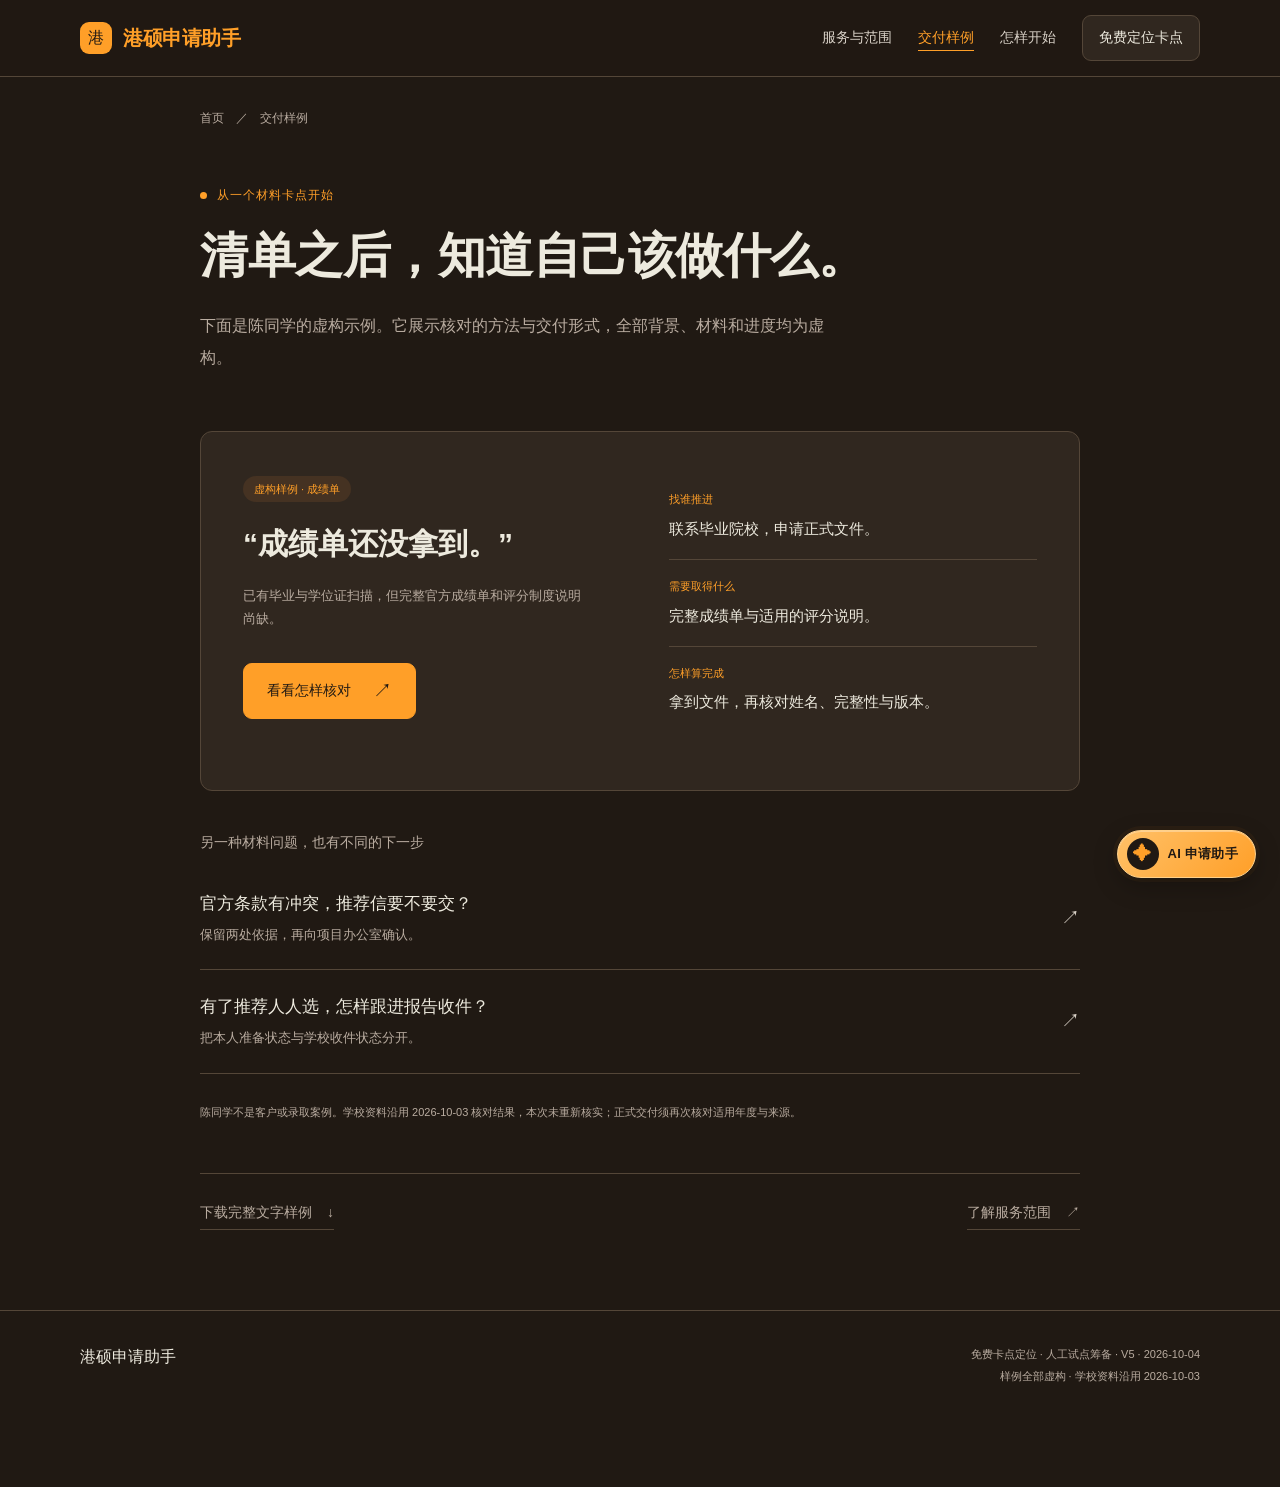
<file: sample.html>
<!doctype html>
<html lang="zh-CN">
<head>
<meta charset="utf-8">
<meta name="viewport" content="width=device-width, initial-scale=1">
<title>交付样例｜港硕申请助手</title>
<meta name="description" content="从虚构的成绩单与推荐信问题，了解材料核对如何转化为明确的下一步。">
<link rel="stylesheet" href="assets/site.css">
<link rel="stylesheet" href="assets/assistant.css">
<script src="assets/site.js" defer></script>
<script src="assets/assistant.js" defer></script>
</head>
<body>
<a class="skip-link" href="#main">跳到主要内容</a>
<header class="site-header">
<div class="wrap header-inner"><a class="brand" href="index.html"><span class="brand-symbol" aria-hidden="true">港</span>港硕申请助手</a><button class="menu-toggle" type="button" aria-expanded="false" aria-controls="site-nav">菜单</button><nav class="site-nav" id="site-nav" aria-label="主导航"><a href="services.html">服务与范围</a><a href="sample.html" aria-current="page">交付样例</a><a href="guide.html">怎样开始</a><a href="consult.html#quick-check" class="nav-cta">免费定位卡点</a></nav></div>
</header>
<main id="main">
<div class="narrow">
<nav class="breadcrumb" aria-label="面包屑"><a href="index.html">首页</a><span aria-hidden="true">／</span><span>交付样例</span></nav>
<header class="page-intro fade-in"><p class="eyebrow">从一个材料卡点开始</p><h1>清单之后，知道自己该做什么。</h1><p class="lead">下面是陈同学的虚构示例。它展示核对的方法与交付形式，全部背景、材料和进度均为虚构。</p></header>
<div class="page-body">
<article class="case-feature">
<div><span class="tag warm">虚构样例 · 成绩单</span><h2>“成绩单还没拿到。”</h2><p class="case-caption">已有毕业与学位证扫描，但完整官方成绩单和评分制度说明尚缺。</p><div class="actions"><a class="button" href="sample-detail.html?case=transcript">看看怎样核对 <span class="arrow" aria-hidden="true">↗</span></a></div></div>
<dl class="case-result"><div><dt>找谁推进</dt><dd>联系毕业院校，申请正式文件。</dd></div><div><dt>需要取得什么</dt><dd>完整成绩单与适用的评分说明。</dd></div><div><dt>怎样算完成</dt><dd>拿到文件，再核对姓名、完整性与版本。</dd></div></dl>
</article>
<section class="other-cases" aria-labelledby="other-cases-title"><h2 id="other-cases-title">另一种材料问题，也有不同的下一步</h2>
<a class="case-link" href="sample-detail.html?case=referees"><div><h3>官方条款有冲突，推荐信要不要交？</h3><p>保留两处依据，再向项目办公室确认。</p></div><span class="arrow" aria-hidden="true">↗</span></a>
<a class="case-link" href="sample-detail.html?case=received"><div><h3>有了推荐人人选，怎样跟进报告收件？</h3><p>把本人准备状态与学校收件状态分开。</p></div><span class="arrow" aria-hidden="true">↗</span></a>
</section>
<p class="source-note">陈同学不是客户或录取案例。学校资料沿用 2026-10-03 核对结果，本次未重新核实；正式交付须再次核对适用年度与来源。</p>
<div class="page-next"><a class="text-link" href="08_材料核对与行动清单_V2样例.md" download>下载完整文字样例 <span aria-hidden="true">↓</span></a><a class="text-link" href="services.html">了解服务范围 <span aria-hidden="true">↗</span></a></div>
</div>
</div>
</main>
<footer class="site-footer"><div class="wrap footer-inner"><p class="footer-brand">港硕申请助手</p><p class="footer-state">免费卡点定位 · 人工试点筹备 · V5 · 2026-10-04<br>样例全部虚构 · 学校资料沿用 2026-10-03</p></div></footer>
</body>
</html>
</file>
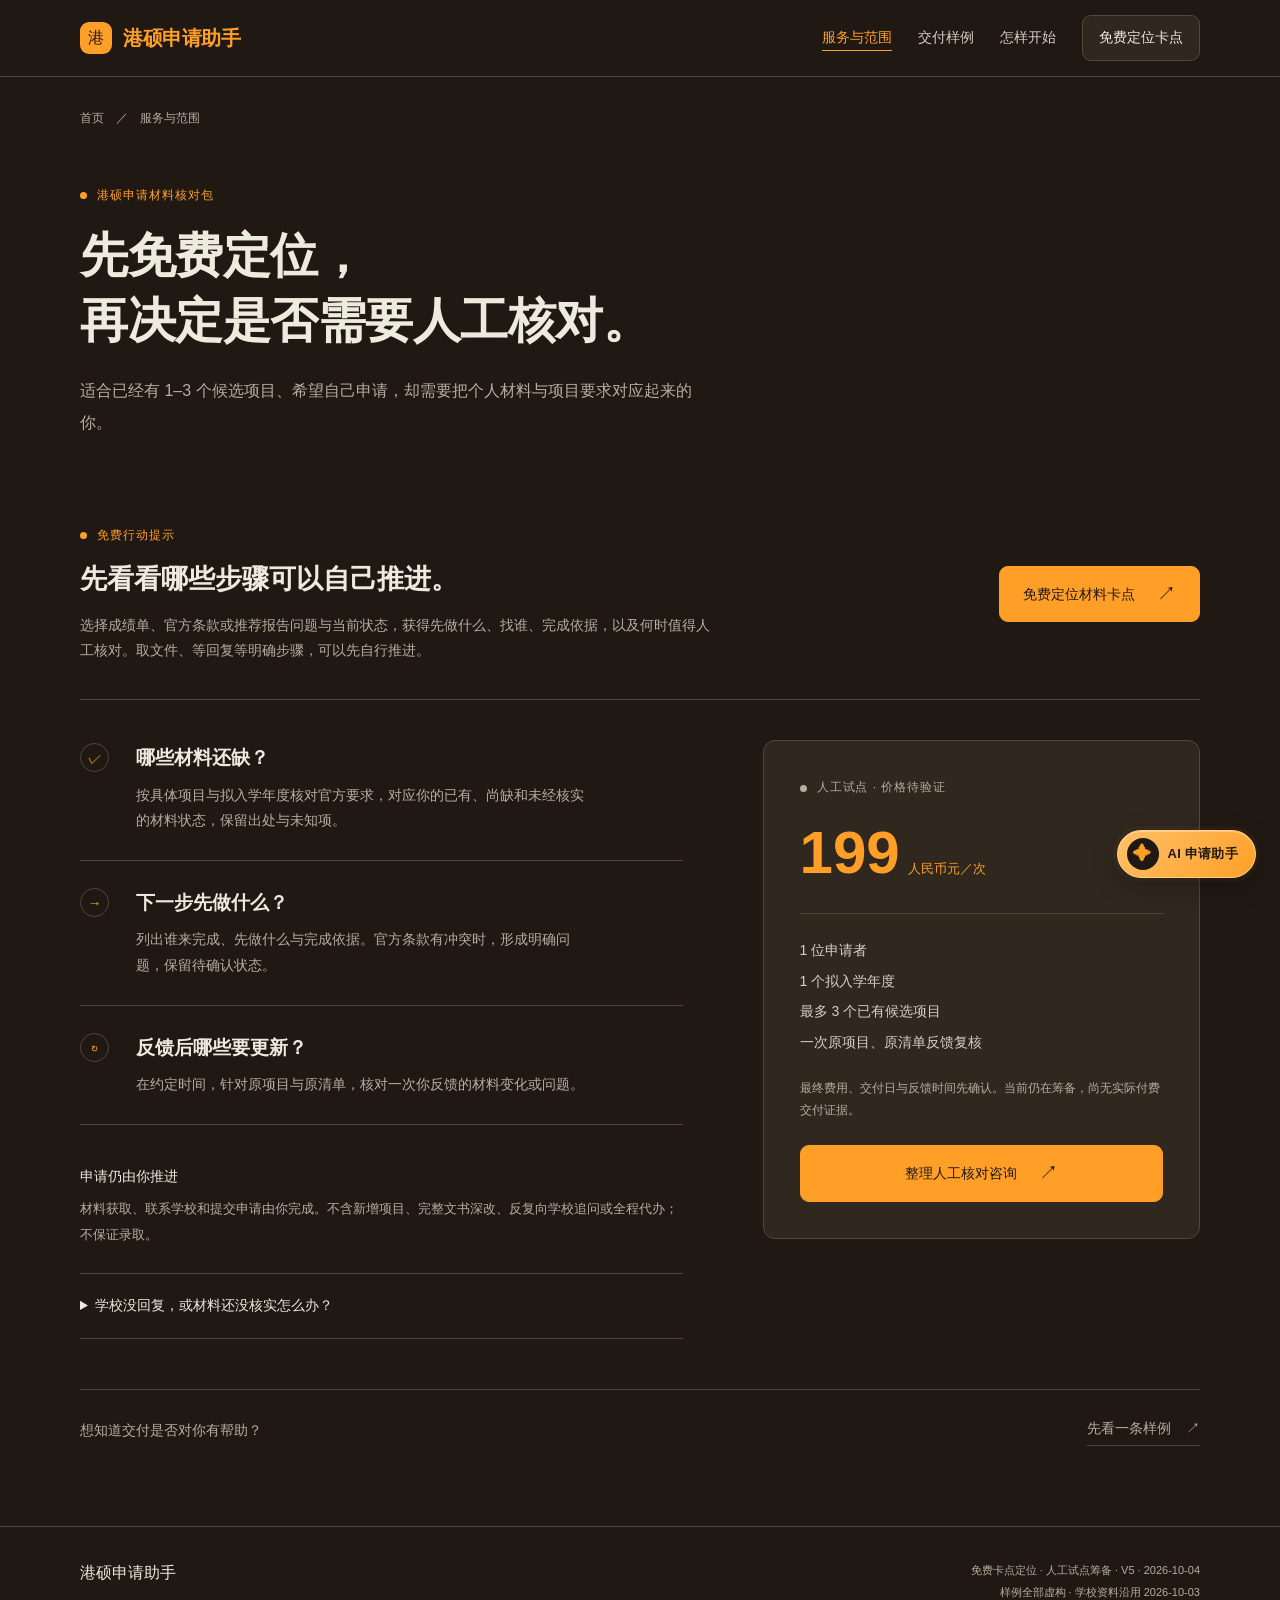
<file: services.html>
<!doctype html>
<html lang="zh-CN">
<head>
<meta charset="utf-8">
<meta name="viewport" content="width=device-width, initial-scale=1">
<title>服务与范围｜港硕申请助手</title>
<meta name="description" content="先免费定位材料卡点；需要把个人材料对应到具体项目与年度时，再了解拟试价人民币199元的人工核对范围。">
<link rel="stylesheet" href="assets/site.css">
<link rel="stylesheet" href="assets/assistant.css">
<script src="assets/site.js" defer></script>
<script src="assets/assistant.js" defer></script>
</head>
<body>
<a class="skip-link" href="#main">跳到主要内容</a>
<header class="site-header">
<div class="wrap header-inner"><a class="brand" href="index.html"><span class="brand-symbol" aria-hidden="true">港</span>港硕申请助手</a><button class="menu-toggle" type="button" aria-expanded="false" aria-controls="site-nav">菜单</button><nav class="site-nav" id="site-nav" aria-label="主导航"><a href="services.html" aria-current="page">服务与范围</a><a href="sample.html">交付样例</a><a href="guide.html">怎样开始</a><a href="consult.html#quick-check" class="nav-cta">免费定位卡点</a></nav></div>
</header>
<main id="main">
<div class="wrap">
<nav class="breadcrumb" aria-label="面包屑"><a href="index.html">首页</a><span aria-hidden="true">／</span><span>服务与范围</span></nav>
<header class="page-intro fade-in"><p class="eyebrow">港硕申请材料核对包</p><h1>先免费定位，<br>再决定是否需要人工核对。</h1><p class="lead">适合已经有 1–3 个候选项目、希望自己申请，却需要把个人材料与项目要求对应起来的你。</p></header>
<div class="page-body">
<section class="free-service" aria-labelledby="free-service-title"><div><p class="eyebrow">免费行动提示</p><h2 id="free-service-title">先看看哪些步骤可以自己推进。</h2><p>选择成绩单、官方条款或推荐报告问题与当前状态，获得先做什么、找谁、完成依据，以及何时值得人工核对。取文件、等回复等明确步骤，可以先自行推进。</p></div><a class="button" href="consult.html#quick-check">免费定位材料卡点 <span class="arrow" aria-hidden="true">↗</span></a></section>
<div class="service-layout">
<div>
<article class="service-row"><span class="service-icon" aria-hidden="true">✓</span><div><h3>哪些材料还缺？</h3><p>按具体项目与拟入学年度核对官方要求，对应你的已有、尚缺和未经核实的材料状态，保留出处与未知项。</p></div></article>
<article class="service-row"><span class="service-icon" aria-hidden="true">→</span><div><h3>下一步先做什么？</h3><p>列出谁来完成、先做什么与完成依据。官方条款有冲突时，形成明确问题，保留待确认状态。</p></div></article>
<article class="service-row"><span class="service-icon" aria-hidden="true">↻</span><div><h3>反馈后哪些要更新？</h3><p>在约定时间，针对原项目与原清单，核对一次你反馈的材料变化或问题。</p></div></article>
<p class="boundary"><strong>申请仍由你推进</strong>材料获取、联系学校和提交申请由你完成。不含新增项目、完整文书深改、反复向学校追问或全程代办；不保证录取。</p>
<details class="inline-detail"><summary>学校没回复，或材料还没核实怎么办？</summary><p>按约交付已核内容与未知项。发出问题不等于问题已解决，自己勾选完成也不等于学校收件；有新依据后，再在原清单的一次反馈复核中更新。</p></details>
</div>
<aside class="price-panel" aria-label="拟试价格与服务范围">
<p class="eyebrow">人工试点 · 价格待验证</p>
<p class="price-number">199 <span>人民币元／次</span></p>
<ul class="scope-list"><li>1 位申请者</li><li>1 个拟入学年度</li><li>最多 3 个已有候选项目</li><li>一次原项目、原清单反馈复核</li></ul>
<p class="small">最终费用、交付日与反馈时间先确认。当前仍在筹备，尚无实际付费交付证据。</p>
<a class="button" href="consult.html#consultation">整理人工核对咨询 <span class="arrow" aria-hidden="true">↗</span></a>
</aside>
</div>
<div class="page-next"><span>想知道交付是否对你有帮助？</span><a class="text-link" href="sample.html">先看一条样例 <span aria-hidden="true">↗</span></a></div>
</div>
</div>
</main>
<footer class="site-footer"><div class="wrap footer-inner"><p class="footer-brand">港硕申请助手</p><p class="footer-state">免费卡点定位 · 人工试点筹备 · V5 · 2026-10-04<br>样例全部虚构 · 学校资料沿用 2026-10-03</p></div></footer>
</body>
</html>
</file>
<file: assets/site.css>
:root{--paper:#201913;--surface:#30271f;--field:#28211b;--tool:#4d4035;--ink:#edeade;--text:#d8d0c6;--muted:#b9aca0;--line:#544638;--accent:#ff9f28;--accent-soft:#3d2c17;--warm:#453222;--sans:"Avenir Next","PingFang SC","Hiragino Sans GB","Microsoft YaHei",sans-serif}
*{box-sizing:border-box}html{scroll-behavior:smooth;scroll-padding-top:100px}body{color-scheme:dark;margin:0;background:var(--paper);color:var(--text);font:16px/1.8 var(--sans);-webkit-font-smoothing:antialiased}a{color:inherit;text-decoration:none}button,textarea,select{font:inherit}button,a,summary{-webkit-tap-highlight-color:transparent}button{cursor:pointer}
button:focus-visible,a:focus-visible,summary:focus-visible,textarea:focus-visible,select:focus-visible{outline:3px solid var(--accent);outline-offset:5px}
h1,h2,h3,p{margin:0}h1,h2,h3{color:var(--ink)}h1,h2{font-family:var(--sans);font-weight:700}h1{font-size:clamp(36px,4.5vw,58px);line-height:1.35;letter-spacing:-.01em}h2{font-size:clamp(27px,3vw,36px);line-height:1.5}h3{font-weight:600;font-size:19px;line-height:1.6}
[hidden]{display:none!important}.wrap{width:min(1120px,calc(100% - 80px));margin:auto}.narrow{width:min(880px,calc(100% - 80px));margin:auto}
.skip-link{position:fixed;z-index:30;top:-90px;left:18px;padding:10px 16px;background:var(--surface);color:var(--ink)}.skip-link:focus{top:12px}
.site-header{position:sticky;top:0;z-index:20;background:rgba(32,25,19,.97);border-bottom:1px solid var(--line)}.header-inner{height:76px;display:flex;align-items:center;justify-content:space-between;gap:30px}.brand{display:flex;align-items:center;gap:11px;white-space:nowrap;font-family:var(--sans);font-size:20px;font-weight:700;letter-spacing:-.02em;color:var(--accent)}.brand-symbol{display:grid;place-items:center;width:32px;height:32px;border-radius:9px;color:var(--paper);background:var(--accent);font-size:16px;font-weight:500}
.site-nav{display:flex;align-items:center;gap:26px;font-size:14px}.site-nav a{transition:color .18s}.site-nav a:hover,.site-nav a[aria-current=page]{color:var(--accent)}.site-nav a[aria-current=page]:not(.nav-cta){text-decoration:underline;text-decoration-color:var(--accent);text-underline-offset:8px}.nav-cta{border:1px solid var(--line);border-radius:9px;padding:9px 16px;color:var(--ink);background:var(--surface)}.nav-cta:hover{background:var(--accent-soft)}.menu-toggle{display:none;border:1px solid var(--line);border-radius:9px;background:transparent;padding:8px 14px;color:var(--ink);font-size:13px}
.eyebrow{font-size:12px;letter-spacing:.08em;color:var(--accent);display:flex;align-items:center;gap:10px;margin-bottom:24px}.eyebrow::before{content:"";width:7px;height:7px;border-radius:50%;background:currentColor}
.lead{font-size:17px;line-height:2;color:var(--muted);max-width:560px;margin-top:24px}.button{min-height:49px;display:inline-flex;align-items:center;justify-content:center;gap:22px;padding:13px 23px;border:1px solid var(--accent);border-radius:9px;color:var(--paper);background:var(--accent);font-size:14px;line-height:1.5;transition:transform .18s,background .18s}.button:hover{background:#ffb353;transform:translateY(-1px)}.button.secondary{color:var(--ink);background:transparent;border-color:var(--line)}.button.secondary:hover{background:var(--accent-soft);border-color:var(--accent)}
.arrow{font-size:19px;font-family:var(--sans)}.actions{display:flex;flex-wrap:wrap;gap:12px;margin-top:32px}.text-link{font-size:14px;display:inline-flex;align-items:center;gap:15px;border-bottom:1px solid var(--line);padding-bottom:4px}.text-link:hover{color:var(--accent);border-color:var(--accent)}
.home-hero{text-align:center;padding:36px 0 25px}.home-hero h1{font-size:clamp(30px,3.5vw,44px);line-height:1.4;letter-spacing:-.015em}.home-hero h1 em{font-style:normal;display:inline-block;color:var(--accent)}.home-hero .lead{max-width:700px;font-size:15px;line-height:1.85;margin:12px auto 0}.hero-badges{display:flex;flex-wrap:wrap;justify-content:center;gap:8px;list-style:none;padding:0;margin:18px 0 0}.hero-badges li{padding:4px 11px;border:1px solid var(--line);border-radius:30px;background:var(--accent-soft);color:var(--accent);font-size:11px;line-height:1.6}.hero-start{display:inline-flex;align-items:center;gap:9px;font-size:12px;color:var(--muted);margin-top:16px}.hero-start:hover{color:var(--accent)}.price-inline{margin-top:10px;font-size:12px;color:var(--muted);line-height:1.9}.price-inline strong{display:block;color:var(--ink);font-size:15px;font-weight:500;margin-bottom:4px}
.tag{display:inline-block;font-size:11px;line-height:1.5;border-radius:50px;padding:5px 11px;background:var(--accent-soft);color:var(--accent)}.tag.warm{background:var(--warm);color:var(--accent)}
.home-explore{padding:32px 0 54px}.home-offer{display:flex;align-items:center;justify-content:space-between;gap:30px;border:1px solid var(--line);border-radius:12px;background:var(--surface);padding:24px 28px}.home-offer .eyebrow{margin-bottom:7px}.home-offer h2{font-size:20px}.home-offer .button{flex-shrink:0}.explore-heading{font-size:19px;color:var(--ink);margin-bottom:17px}.explore-grid{display:grid;grid-template-columns:repeat(3,minmax(0,1fr));gap:16px}.explore-link{display:block;padding:23px;border:1px solid var(--line);border-radius:12px;background:var(--surface);transition:border-color .2s}.explore-link:hover{border-color:var(--accent)}.explore-link span{display:flex;justify-content:space-between;gap:16px;font-size:17px;color:var(--ink)}.explore-link p{font-size:13px;color:var(--muted);margin-top:11px;line-height:1.9}
.breadcrumb{padding-top:31px;font-size:12px;color:var(--muted);display:flex;align-items:center;flex-wrap:wrap;gap:12px}.breadcrumb a:hover{color:var(--accent)}.page-intro{padding:55px 0 57px}.page-intro .eyebrow{margin-bottom:18px}.page-intro h1{font-size:clamp(34px,4vw,48px)}.page-intro .lead{max-width:630px;font-size:16px;margin-top:21px}.page-body{padding-bottom:80px}
.service-layout{display:grid;grid-template-columns:1.24fr .9fr;gap:80px;align-items:start}.service-row{display:grid;grid-template-columns:35px 1fr;gap:21px;padding:27px 0;border-bottom:1px solid var(--line)}.service-row:first-child{padding-top:3px}.service-icon{width:29px;height:29px;border:1px solid var(--line);color:var(--accent);border-radius:50%;display:grid;place-items:center;font-size:14px;line-height:1}.service-row p{font-size:14px;color:var(--muted);margin-top:9px;max-width:460px}
.price-panel{border:1px solid var(--line);border-radius:12px;background:var(--surface);color:var(--text);padding:36px}.price-panel .eyebrow{color:var(--muted);margin-bottom:18px}.price-number{display:flex;align-items:baseline;gap:8px;color:var(--accent);font:700 60px/1.2 var(--sans)}.price-number span{font:13px/1.6 var(--sans)}.scope-list{margin:24px 0 0;padding:21px 0 0;list-style:none;border-top:1px solid var(--line);font-size:14px;line-height:2.2}.price-panel .small{margin-top:20px;color:var(--muted);font-size:12px}.price-panel .button{width:100%;margin-top:24px;background:var(--accent);color:var(--paper);border-color:var(--accent)}
.boundary{margin-top:37px;font-size:13px;color:var(--muted);line-height:2}.boundary strong{display:block;color:var(--ink);font-size:14px;margin-bottom:6px;font-weight:500}.inline-detail{margin-top:25px;border-top:1px solid var(--line);border-bottom:1px solid var(--line);font-size:14px}.inline-detail summary{padding:19px 0;cursor:pointer;color:var(--ink)}.inline-detail p{font-size:13px;color:var(--muted);padding:0 0 20px;line-height:2}
.page-next{margin-top:50px;border-top:1px solid var(--line);padding-top:26px;display:flex;justify-content:space-between;align-items:center;gap:25px;font-size:14px;color:var(--muted)}
.case-feature{display:grid;grid-template-columns:1fr 1fr;gap:58px;background:var(--surface);border:1px solid var(--line);border-radius:12px;padding:42px}.case-feature h2{margin-top:18px;font-size:30px}.case-feature .case-quote{font-size:18px;color:var(--ink);line-height:1.9;font-family:var(--sans);max-width:330px}.case-feature .case-caption{font-size:13px;color:var(--muted);margin-top:18px;max-width:350px}.case-result{padding-top:0}.case-result div{padding:17px 0;border-bottom:1px solid var(--line)}.case-result div:first-child{padding-top:0}.case-result div:last-child{border-bottom:0}.case-result dt{font-size:11px;color:var(--accent);margin-bottom:5px}.case-result dd{margin:0;font-size:15px;color:var(--ink)}
.other-cases{margin-top:39px}.other-cases h2{font:14px/1.8 var(--sans);color:var(--muted);margin-bottom:11px}.case-link{display:flex;align-items:center;justify-content:space-between;gap:20px;padding:23px 0;border-bottom:1px solid var(--line)}.case-link h3{font-size:17px;font-weight:500}.case-link p{font-size:13px;color:var(--muted);margin-top:6px}.case-link:hover h3{color:var(--accent)}.source-note{font-size:11px;color:var(--muted);line-height:1.9;margin-top:28px}
.case-nav{display:flex;flex-wrap:wrap;gap:10px;margin-bottom:29px}.case-nav a{padding:9px 16px;border:1px solid var(--line);border-radius:50px;font-size:13px;background:transparent}.case-nav a[aria-current=page]{background:var(--accent-soft);border-color:var(--accent);color:var(--accent)}
.detail-sheet{border:1px solid var(--line);border-radius:12px;background:var(--surface);padding:38px 42px}.status-row{display:flex;flex-wrap:wrap;align-items:center;gap:14px;font-size:12px;color:var(--muted);padding-bottom:26px;border-bottom:1px solid var(--line)}.detail-step{padding:26px 0;display:grid;grid-template-columns:120px 1fr;gap:24px;border-bottom:1px solid var(--line)}.detail-step:last-child{border-bottom:0;padding-bottom:0}.detail-step h2{font:13px/2 var(--sans);color:var(--accent)}.detail-step h3{font-size:18px;font-weight:500;margin-bottom:9px}.detail-step p{font-size:14px;color:var(--muted);line-height:2}
.reference-data{margin-top:33px;border-top:1px solid var(--line);border-bottom:1px solid var(--line)}.reference-data>summary{padding:22px 0;font-size:14px;cursor:pointer;color:var(--ink)}.reference-data>div{padding-bottom:24px}.project-card{padding:22px 0;border-top:1px solid var(--line)}.project-heading{display:flex;justify-content:space-between;align-items:start;gap:20px}.project-heading h3{font-size:17px}.project-heading p{font-size:11px;color:var(--muted);margin-top:4px}.project-status{font-size:11px;flex-shrink:0;color:var(--accent)}.project-facts{display:grid;grid-template-columns:1fr 1fr;gap:22px;margin:24px 0}.project-facts dt{font-size:11px;color:var(--accent);margin-bottom:5px}.project-facts dd{margin:0;font-size:13px;color:var(--muted)}.project-sources{display:flex;flex-wrap:wrap;gap:10px 18px;font-size:11px;color:var(--muted)}.project-sources a{border-bottom:1px solid var(--line)}
.guide-layout{display:grid;grid-template-columns:1fr 1fr;gap:78px}.step-item{padding:26px 0 30px;display:grid;grid-template-columns:38px 1fr;gap:17px;border-bottom:1px solid var(--line)}.step-item:first-child{padding-top:0}.step-item .step-number{font:700 23px/1.6 var(--sans);color:var(--accent)}.step-item p{margin-top:9px;font-size:14px;color:var(--muted)}.faq-heading{font-size:15px;margin-bottom:8px}
.faq details{border-bottom:1px solid var(--line)}.faq summary{cursor:pointer;font-size:15px;color:var(--ink);padding:20px 0;list-style:none;display:flex;align-items:center;justify-content:space-between;gap:20px}.faq summary::-webkit-details-marker{display:none}.faq summary::after{content:"+";font-size:21px;font-weight:300}.faq details[open] summary::after{content:"−"}.faq details p{padding:0 0 22px;font-size:13px;color:var(--muted);line-height:2}
.contact-layout{display:grid;grid-template-columns:.8fr 1.2fr;gap:70px;align-items:start}.contact-note{font-size:15px;color:var(--muted);max-width:350px}.contact-note .tag{margin-bottom:18px}.contact-note p{margin-bottom:20px}.contact-hints{list-style:none;margin:0;padding:22px 0 0;border-top:1px solid var(--line);font-size:13px;line-height:2.4}.contact-hints li{display:flex;gap:13px}.contact-hints span{color:var(--accent)}
.draft-panel{background:var(--surface);border:1px solid var(--line);border-radius:12px;padding:30px}.draft-panel label{display:block;font-size:14px;color:var(--ink);margin-bottom:15px}.draft-panel textarea{display:block;width:100%;min-height:235px;resize:vertical;border:1px solid var(--line);border-radius:12px;background:var(--field);padding:20px;color:var(--text);font-size:14px;line-height:2}.draft-panel .actions{margin-top:21px;align-items:center}.draft-panel .small{font-size:12px;color:var(--muted)}.copy-status{min-height:27px;margin-top:15px;font-size:12px;color:var(--accent);line-height:1.9}
.quick-check{background:var(--tool);border:1px solid var(--line);border-radius:12px;padding:26px 28px;margin-bottom:24px}.check-intro h2{font-size:24px}.check-intro p{font-size:14px;color:var(--text);margin-top:8px}.check-fields{display:grid;grid-template-columns:1fr 1fr;gap:24px;margin-top:27px}.check-field{min-width:0}.check-field label{display:block;font-size:14px;color:var(--ink);margin-bottom:10px}.check-field select{display:block;width:100%;min-width:0;min-height:49px;border:1px solid var(--line);border-radius:12px;background:var(--field);padding:10px 12px;color:var(--text);font-size:14px}.check-field select:disabled{color:var(--muted);background:var(--surface)}.quick-check .actions{margin-top:23px;align-items:center}#quick-check-form .actions{justify-content:flex-end}.check-status{min-height:27px;margin-top:15px;font-size:12px;color:var(--accent)}.check-result{border-top:1px solid var(--line);padding-top:25px;margin-top:10px}.action-copy-fallback{display:block;width:100%;min-height:260px;resize:vertical;border:1px solid var(--line);border-radius:12px;background:var(--field);padding:16px;color:var(--text);font-size:13px;line-height:2;margin-top:15px}.check-result h3{font-family:var(--sans);font-size:24px}.check-selection{font-size:13px;color:var(--muted);margin-top:10px}.action-list{margin:20px 0 0}.action-list div{display:grid;grid-template-columns:145px 1fr;gap:20px;border-bottom:1px solid var(--line);padding:15px 0}.action-list dt{color:var(--accent);font-size:13px}.action-list dd{margin:0;font-size:14px;overflow-wrap:anywhere}.action-list div:last-child{border-bottom:0}.check-disclosure,.check-noscript{font-size:12px;color:var(--text);line-height:2;margin-top:20px}.check-noscript .text-link{font-size:12px;margin:0 4px}.consultation-title{font-size:27px;margin-bottom:29px}.free-service{display:flex;align-items:center;justify-content:space-between;gap:35px;padding:29px 0 36px;margin-bottom:40px;border-bottom:1px solid var(--line)}.free-service .eyebrow{margin-bottom:13px}.free-service h2{font-size:27px}.free-service p:not(.eyebrow){font-size:14px;color:var(--muted);margin-top:13px;max-width:640px}.free-service .button{flex-shrink:0}
.tool-nav{display:flex;flex-wrap:wrap;gap:25px;border-bottom:1px solid var(--line);padding-bottom:13px;margin-bottom:22px;font-size:13px;color:var(--text)}.tool-nav a{position:relative}.tool-nav a[aria-current=location]{color:var(--accent)}.tool-nav a[aria-current=location]::after{content:"";position:absolute;left:0;right:0;bottom:-14px;height:2px;background:var(--accent)}.tool-nav a:hover{color:var(--accent)}.home-tool .check-intro{display:flex;align-items:center;flex-wrap:wrap;gap:7px 18px}.home-tool .check-intro h2{font-size:20px}.home-tool .check-intro p{margin:0;font-size:12px}
.site-footer{border-top:1px solid var(--line);padding:32px 0 34px;font-size:11px;color:var(--muted)}.footer-inner{display:flex;justify-content:space-between;gap:30px;align-items:start}.footer-brand{font-family:var(--sans);font-size:16px;color:var(--ink)}.footer-state{text-align:right;line-height:2}
.fade-in{animation:arrive .55s both}@keyframes arrive{from{opacity:0;transform:translateY(10px)}to{opacity:1;transform:translateY(0)}}
@media(max-width:1000px){.site-nav{gap:20px}.service-layout,.guide-layout{gap:45px}.case-feature{gap:35px;padding:34px}.contact-layout{gap:38px}}
@media(max-width:760px){
.wrap,.narrow{width:calc(100% - 40px)}.header-inner{height:68px;gap:14px}.brand{font-size:18px}.brand-symbol{width:29px;height:29px;font-size:14px}.menu-toggle{display:block}
.site-nav{display:none;position:absolute;top:67px;left:0;right:0;padding:22px 20px 27px;background:var(--paper);border-bottom:1px solid var(--line);box-shadow:0 12px 18px #0003;flex-direction:column;align-items:stretch;gap:0}.site-nav.is-open{display:flex}.site-nav a{padding:13px 18px}.site-nav .nav-cta{margin-top:10px;text-align:center}
.home-hero{padding:31px 0 24px}.home-hero h1{font-size:31px}.home-hero .lead{font-size:13px}.hero-badges{gap:6px;margin-top:14px}.hero-badges li{font-size:10px;padding:4px 9px}.hero-start{margin-top:13px}h1{font-size:39px;line-height:1.4}.eyebrow{margin-bottom:21px;font-size:11px}.lead{font-size:15px;margin-top:21px}.actions{margin-top:27px;gap:10px}.button{padding:13px 18px;font-size:13px;gap:17px;min-height:48px}.price-inline{margin-top:10px;font-size:11px}.price-inline strong{font-size:14px}
.home-explore{padding:27px 0 40px}.home-offer{flex-direction:column;align-items:start;gap:19px;padding:23px}.home-offer h2{font-size:18px}.explore-heading{margin-bottom:12px}.explore-grid{grid-template-columns:1fr;gap:11px}.explore-link{padding:20px}.explore-link span{font-size:18px}.explore-link p{margin-top:7px;font-size:12px}
.breadcrumb{padding-top:23px;font-size:11px}.page-intro{padding:35px 0 37px}.page-intro h1{font-size:34px;line-height:1.5}.page-intro .lead{font-size:14px;margin-top:16px}.page-body{padding-bottom:48px}
.service-layout,.guide-layout,.contact-layout{grid-template-columns:1fr;gap:35px}.service-row{padding:23px 0;gap:16px;grid-template-columns:30px 1fr}.service-row h3{font-size:18px}.service-row p{font-size:13px}.price-panel{padding:29px}.price-number{font-size:53px}.boundary{margin-top:27px}.page-next{margin-top:35px;padding-top:22px;align-items:start;flex-direction:column;gap:16px;font-size:13px}
.case-feature{grid-template-columns:1fr;gap:27px;padding:27px 25px;border-radius:12px}.case-feature h2{font-size:26px;margin-top:15px}.case-feature .case-quote{font-size:18px}.case-feature .case-caption{font-size:12px;margin-top:15px}.case-result{margin:0}.case-result dd{font-size:14px}
.other-cases{margin-top:30px}.case-link{padding:20px 0}.case-link h3{font-size:16px}.case-link p{font-size:12px}.case-nav{gap:8px;margin-bottom:23px}.case-nav a{font-size:12px;padding:8px 13px}.detail-sheet{padding:27px 25px;border-radius:12px}.detail-step{grid-template-columns:1fr;gap:10px;padding:23px 0}.detail-step h3{font-size:17px}.detail-step p{font-size:13px}.project-heading{flex-direction:column;gap:7px}.project-facts{grid-template-columns:1fr;gap:17px}.source-note{margin-top:24px;font-size:10px}
.guide-layout{gap:40px}.step-item{padding:22px 0 25px}.step-item h3{font-size:18px}.step-item p{font-size:13px}.contact-note{max-width:none;font-size:14px}.draft-panel{padding:25px 22px;border-radius:12px}.draft-panel textarea{padding:16px;min-height:270px;font-size:13px}.draft-panel .actions{gap:15px}
.quick-check{padding:23px 20px;border-radius:12px;margin-bottom:20px}.tool-nav{gap:20px;font-size:12px;margin-bottom:21px}.home-tool .check-intro h2{font-size:20px}.check-intro h2{font-size:25px}.check-intro p{font-size:13px}.check-fields{grid-template-columns:1fr;gap:20px;margin-top:23px}.check-field select{font-size:13px}.action-list div{grid-template-columns:1fr;gap:7px;padding:17px 0}.action-list dd{font-size:13px}.check-result h3{font-size:23px}.quick-check .actions{gap:17px}.consultation-title{font-size:25px;margin-bottom:23px}.free-service{flex-direction:column;align-items:start;gap:22px;padding:0 0 30px;margin-bottom:32px}.free-service h2{font-size:25px}.free-service p:not(.eyebrow){font-size:13px}
.site-footer{padding:27px 0}.footer-inner{flex-direction:column;gap:13px}.footer-state{text-align:left;font-size:10px}
}
@media(prefers-reduced-motion:reduce){html{scroll-behavior:auto}*,*::before,*::after{animation:none!important;transition:none!important}}
</file>
<file: assets/assistant.css>
.ai-assistant{position:fixed;right:24px;bottom:22px;z-index:40}
.ai-launcher{display:flex;align-items:center;gap:9px;min-height:48px;border:1px solid #ffd18a;border-radius:999px;background:linear-gradient(135deg,#ffc168,var(--accent));color:var(--paper);padding:7px 17px 7px 9px;box-shadow:0 8px 24px #0004,0 0 0 4px #ff9f280d,inset 0 1px 0 #ffffff50;font-size:13px;font-weight:600;line-height:1.4;letter-spacing:.02em;transition:transform .18s,border-color .18s,box-shadow .18s}
.ai-launcher:hover{transform:translateY(-2px);border-color:#ffe0b1;background:linear-gradient(135deg,#ffd18a,#ffb353);box-shadow:0 11px 28px #0005,0 0 0 4px #ff9f281a,inset 0 1px 0 #ffffff60}.ai-launcher:active{transform:translateY(0)}.ai-mark{display:grid;place-items:center;flex-shrink:0;width:32px;height:32px;border-radius:50%;background:var(--paper);color:var(--accent);font-size:18px;line-height:1}.ai-assistant button:focus-visible{outline:1px solid var(--accent);outline-offset:3px}
@media(prefers-reduced-motion:reduce){.ai-launcher{transition:none}.ai-launcher:hover{transform:none}}
.ai-panel{position:absolute;right:0;bottom:66px;width:390px;max-height:calc(100dvh - 130px);display:flex;flex-direction:column;background:var(--surface);border:1px solid var(--line);border-radius:10px;box-shadow:0 18px 65px #0009;overflow:hidden}
.ai-header{display:flex;align-items:center;justify-content:space-between;gap:20px;padding:18px 24px;border-bottom:1px solid var(--line);flex-shrink:0}
.ai-kicker{font-size:9px;letter-spacing:.18em;color:var(--accent);margin-bottom:4px}.ai-header h2{font-size:20px;letter-spacing:.015em;font-weight:500}
.ai-close{background:transparent;border:0;color:var(--muted);width:44px;height:44px;font-size:27px;line-height:1;flex-shrink:0}.ai-close:hover{color:var(--accent)}
.ai-content{padding:18px 24px;overflow-y:auto;min-height:0;flex:1;overscroll-behavior:contain;scrollbar-width:thin;scrollbar-color:var(--line) transparent}
.ai-context{font-size:12px;margin-bottom:13px;padding:8px 10px;border-left:1px solid var(--accent);background:var(--field);color:var(--text);line-height:1.8}
.ai-note{font-size:11px;color:var(--muted);line-height:1.8;margin-bottom:14px}
.ai-target-label{display:block;font-size:11px;color:var(--muted);margin-bottom:7px}.ai-target{display:block;width:100%;min-height:42px;padding:8px 10px;background:var(--field);color:var(--ink);border:1px solid var(--line);border-radius:5px;font-size:12px}.ai-target:focus-visible{outline:1px solid var(--accent);outline-offset:3px}.ai-target:disabled{opacity:.6}.ai-target-note{font-size:11px;color:var(--muted);line-height:1.7;margin:7px 0 14px}
.ai-sources{display:grid;gap:4px;border-top:1px solid var(--line);padding-top:10px;margin-top:5px;white-space:normal;font-size:11px;line-height:1.7}.ai-sources>a{color:var(--accent);text-decoration:underline;text-underline-offset:3px}.ai-sources>span{color:var(--muted)}.ai-sources>a:focus-visible{outline:1px solid var(--accent);outline-offset:2px}
.ai-prompts{display:grid;gap:8px}.ai-prompts button{text-align:left;border:1px solid var(--line);border-radius:5px;background:transparent;color:var(--text);padding:8px 10px;font-size:12px;line-height:1.7}.ai-prompts button:hover{border-color:var(--accent);color:var(--accent)}
.ai-messages{display:grid;gap:14px}.ai-message{display:grid;gap:6px;padding:12px 14px;background:var(--field);border-radius:6px;color:var(--text);font-size:13px;line-height:1.9;white-space:pre-wrap;overflow-wrap:anywhere}.ai-message:first-child{margin-top:20px}.ai-message.is-user{margin-left:28px;border:1px solid var(--line)}.ai-message.is-assistant{margin-right:12px}.ai-message-label{font-size:11px;color:var(--accent);letter-spacing:.03em}
.ai-form{padding:14px 24px 16px;border-top:1px solid var(--line);flex-shrink:0;background:var(--surface)}.ai-input-label{display:block;font-size:11px;color:var(--muted);margin-bottom:7px}.ai-form textarea{display:block;width:100%;height:76px;min-height:76px;max-height:120px;resize:vertical;background:var(--field);color:var(--ink);border:1px solid var(--line);border-radius:6px;padding:10px 12px;font-size:14px;line-height:1.8}.ai-form textarea::placeholder{color:var(--muted)}.ai-form textarea:focus,.ai-form textarea:focus-visible{border-color:var(--accent);outline:none;box-shadow:none}
.ai-form-actions{display:flex;align-items:center;gap:14px;justify-content:space-between;margin-top:9px}.ai-status{font-size:11px;color:var(--muted);line-height:1.7}.ai-send{flex-shrink:0;min-height:38px;background:var(--accent);color:var(--paper);border:1px solid var(--accent);border-radius:5px;padding:7px 12px;font-size:12px}.ai-send:disabled{opacity:.4;cursor:not-allowed}.ai-send span{margin-left:7px}.site-footer{padding-bottom:100px}
@media(max-width:760px){html.ai-modal-open,body.ai-modal-open{overflow:hidden}.ai-assistant{right:16px;bottom:calc(16px + env(safe-area-inset-bottom))}.ai-launcher{min-height:46px;gap:8px;padding:8px 15px 8px 9px;font-size:12px}.ai-mark{width:28px;height:28px;font-size:16px}.ai-assistant.is-open .ai-launcher{display:none}.ai-panel{position:fixed;inset:0;width:100%;height:100dvh;max-height:none;border:0;border-radius:0;background:var(--paper);box-shadow:none}.ai-header{padding:calc(12px + env(safe-area-inset-top)) 18px 12px;gap:14px}.ai-kicker{display:none}.ai-header h2{font-size:19px}.ai-content{padding:16px 18px}.ai-target{font-size:16px}.ai-form{padding:12px 18px calc(12px + env(safe-area-inset-bottom));background:var(--paper)}.ai-form textarea{height:72px;min-height:72px;max-height:72px;resize:none;font-size:16px}.ai-status{font-size:11px}.ai-message.is-user{margin-left:18px}.ai-message.is-assistant{margin-right:0}}
@media(max-height:600px){.ai-header{padding:calc(8px + env(safe-area-inset-top)) 18px 8px}.ai-header h2{font-size:18px}.ai-kicker{display:none}.ai-content{padding:12px 18px}.ai-form{padding:10px 18px calc(10px + env(safe-area-inset-bottom))}.ai-input-label{margin-bottom:5px}.ai-form textarea{height:52px;min-height:52px;max-height:52px;resize:none}.ai-form-actions{margin-top:7px}.ai-note{margin-bottom:12px}}
</file>
<file: assets/progress.css>
.progress-wrap{max-width:1000px;padding-bottom:110px}.progress-intro{padding:35px 0 24px}.progress-intro .eyebrow{margin-bottom:12px}.progress-intro h1{font-size:clamp(29px,3.6vw,43px);line-height:1.45}.progress-target{color:var(--accent);font-size:15px;margin-top:9px}.progress-lead{color:var(--muted);font-size:14px;margin-top:7px}
.progress-page input{font:inherit;min-width:0}.progress-page input:focus-visible{outline:1px solid var(--accent);outline-offset:3px}.progress-page select:focus-visible{outline:1px solid var(--accent);outline-offset:3px}
.progress-local{font-size:12px;color:var(--muted);padding:17px 20px;border:1px solid var(--line);border-radius:10px;background:var(--field);margin-bottom:20px}.save-status{margin-top:9px;color:var(--accent)}.save-status:empty{display:none}.save-status.is-error{color:#ffd09a}.save-controls{display:flex;flex-wrap:wrap;gap:12px 23px;margin-top:10px}.save-controls button{background:transparent;color:var(--muted);border:0;border-bottom:1px solid var(--line);padding:0 0 3px;line-height:1.8;font-size:12px}
.background-editor{border:1px solid var(--line);border-radius:10px;background:var(--surface);margin-bottom:25px;overflow:visible}.background-editor>summary{list-style:none;cursor:pointer;display:flex;flex-wrap:wrap;gap:5px 16px;align-items:center;padding:18px 23px;color:var(--ink);font-size:15px}.background-editor>summary::-webkit-details-marker{display:none}.background-editor>summary::after{content:"+";margin-left:auto;color:var(--accent)}.background-editor[open]>summary::after{content:"−"}.background-editor>summary span{font-size:12px;color:var(--muted);overflow-wrap:anywhere}.background-editor form{padding:0 23px 23px}.background-grid{display:grid;grid-template-columns:1fr 1fr;gap:16px 22px}.background-grid>div,.receipt-fields>div{min-width:0}
.progress-page label{display:block;font-size:12px;color:var(--muted);margin-bottom:6px}.progress-page select,.progress-page input{width:100%;min-height:45px;padding:9px 12px;color:var(--ink);background:var(--field);border:1px solid var(--line);border-radius:6px;font-size:14px;line-height:1.6}.progress-page input::placeholder{color:var(--muted)}.progress-page input:disabled{opacity:.5}.form-note{font-size:12px;color:var(--muted);margin-top:15px}.background-editor .actions{margin-top:20px}.progress-noscript{padding:20px 0;font-size:14px}
.progress-section-title{font-size:19px;margin-bottom:13px}.progress-stats{display:grid;grid-template-columns:1fr 1fr;gap:20px}.progress-stats>div{padding:18px 22px;border:1px solid var(--line);border-radius:10px;background:var(--surface)}.progress-stats p{display:flex;justify-content:space-between;gap:12px;font-size:13px}.progress-stats strong{color:var(--accent);font-size:16px;font-weight:500}.progress-stats progress{appearance:none;width:100%;height:5px;border:0;display:block;margin:12px 0 10px;background:var(--field);color:var(--accent);border-radius:4px;overflow:hidden}.progress-stats progress::-webkit-progress-bar{background:var(--field)}.progress-stats progress::-webkit-progress-value{background:var(--accent)}.progress-stats progress::-moz-progress-bar{background:var(--accent)}.progress-stats .stat-note{font-size:11px;color:var(--muted)}.progress-boundary{font-size:12px;color:var(--muted);margin:10px 0 22px}
.next-step{padding:23px 27px;border:1px solid var(--line);border-left:3px solid var(--accent);border-radius:10px;background:var(--surface);margin-bottom:19px}.next-step .eyebrow{margin-bottom:8px;font-size:11px}.next-step h2{font-size:22px;line-height:1.5}.next-step>p:not(.eyebrow){font-size:14px;color:var(--muted);margin-top:10px}.next-step .text-link{margin-top:16px;font-size:12px}.date-notices{display:grid;gap:8px;margin-bottom:20px}.date-notices:empty{display:none}.date-notices p{padding:12px 16px;border:1px solid var(--line);border-radius:8px;background:var(--accent-soft);color:var(--text);font-size:12px;line-height:1.9}
.receipt-panel{padding:22px 25px;border:1px solid var(--line);border-radius:10px;background:var(--field);margin-bottom:28px}.receipt-panel h2{font-size:18px;margin-bottom:14px}.receipt-fields{display:grid;grid-template-columns:1.4fr 1fr;gap:19px}.receipt-panel>p{font-size:12px;color:var(--muted);margin-top:12px}
.task-list-heading{display:flex;align-items:center;justify-content:space-between;gap:15px;margin-bottom:15px}.task-list-heading h2{font-size:23px}.task-list-heading>span{font-size:11px;color:var(--muted)}.task-list{display:grid;gap:12px}.progress-task{display:grid;grid-template-columns:minmax(0,1fr) 170px;gap:15px 30px;padding:22px 25px;border:1px solid var(--line);border-radius:10px;background:var(--surface);scroll-margin-top:95px;min-width:0}.progress-task h3{font-size:17px;line-height:1.7}.task-detail{font-size:12px;color:var(--muted);margin-top:8px;white-space:pre-line;overflow-wrap:anywhere}.task-next{font-size:12px;color:var(--text);margin-top:9px;line-height:1.9}.task-state{align-self:start;min-width:0}.task-state label{font-size:11px}.task-state select{font-size:13px}.task-sources{display:flex;flex-wrap:wrap;gap:8px 16px;font-size:10px;color:var(--muted);margin-top:11px}.task-sources a{border-bottom:1px solid var(--line)}.task-sources a:hover{color:var(--accent)}.progress-task.is-submitted,.progress-task.is-awaiting{border-left:2px solid var(--accent)}
.inactive-history{font-size:12px;color:var(--muted);padding:18px 0}.inactive-history summary{cursor:pointer;color:var(--text)}.inactive-history ul{padding-left:22px;margin:10px 0}.inactive-history li{padding:4px 0}
.progress-reference{border-top:1px solid var(--line);margin-top:35px;padding-top:28px}.progress-reference>h2{font-size:22px;margin-bottom:16px}.deadline-grid{display:grid;grid-template-columns:1fr 1fr;gap:19px;margin-bottom:19px}.deadline-grid p{padding:18px 21px;background:var(--field);border:1px solid var(--line);border-radius:10px}.deadline-grid span,.deadline-grid strong,.deadline-grid small{display:block}.deadline-grid span{font-size:11px;color:var(--muted)}.deadline-grid strong{font-size:21px;font-weight:500;color:var(--accent);margin-top:6px}.deadline-grid small{font-size:11px;color:var(--muted);margin-top:7px;line-height:1.9}.progress-reference>p{font-size:12px;color:var(--muted)}
.pending-details{font-size:12px;border-bottom:1px solid var(--line);padding:17px 0;color:var(--muted)}.pending-details summary{font-size:13px;color:var(--ink);cursor:pointer}.pending-details ul{padding-left:20px;margin:10px 0}.pending-details li{margin-top:7px}.pending-details p{margin-top:10px;overflow-wrap:anywhere}.official-sources{margin-top:24px}.official-sources h3{font-size:15px}.official-sources p{margin-top:13px;display:grid;gap:3px;font-size:12px}.official-sources a{color:var(--accent);text-decoration:underline;text-underline-offset:4px;justify-self:start}.official-sources span{color:var(--muted);font-size:11px}
@media(max-width:760px){.progress-wrap{padding-bottom:125px}.progress-intro{padding:27px 0 20px}.progress-intro h1{font-size:29px}.progress-target{font-size:13px}.progress-lead{font-size:12px}.progress-local{padding:15px 17px}.background-editor>summary{padding:16px 18px}.background-editor form{padding:0 18px 19px}.background-grid{grid-template-columns:1fr;gap:14px}.progress-page input,.progress-page select{font-size:16px;min-height:46px}.background-editor .button{width:100%}.progress-stats{gap:10px}.progress-stats>div{padding:14px 13px}.progress-stats p{font-size:12px;flex-wrap:wrap;gap:2px 10px}.progress-stats .stat-note{font-size:10px;line-height:1.8}.next-step{padding:21px 20px}.next-step h2{font-size:20px}.next-step>p:not(.eyebrow){font-size:13px}.receipt-panel{padding:19px 18px}.receipt-fields{grid-template-columns:1fr;gap:13px}.task-list-heading{align-items:start;flex-wrap:wrap;gap:4px}.task-list-heading h2{font-size:21px}.progress-task{grid-template-columns:1fr;padding:19px 18px;gap:13px}.progress-task h3{font-size:16px}.task-state{display:grid;grid-template-columns:52px minmax(0,1fr);gap:8px;align-items:center}.task-state label{margin:0}.task-state select{font-size:16px}.deadline-grid{grid-template-columns:1fr;gap:10px}.deadline-grid p{padding:16px 18px}.progress-reference>h2{font-size:21px}}
</file>
